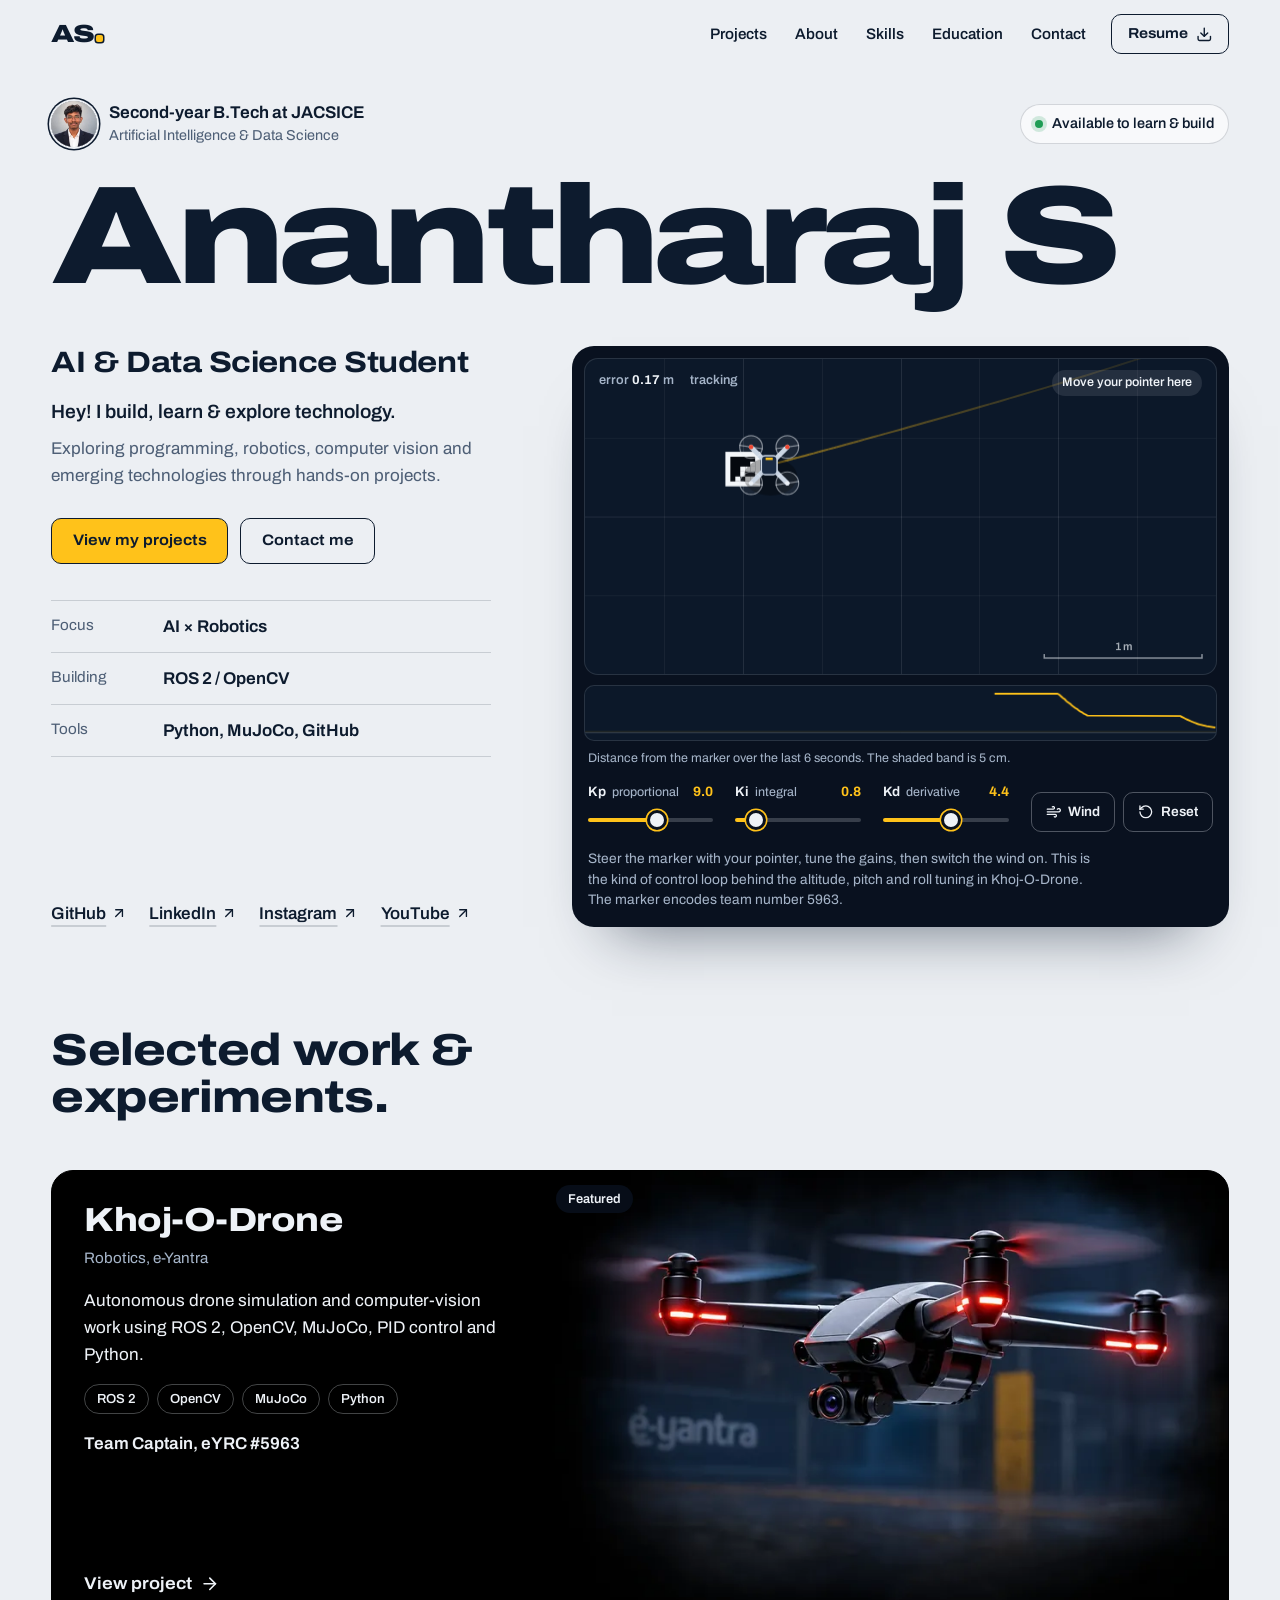
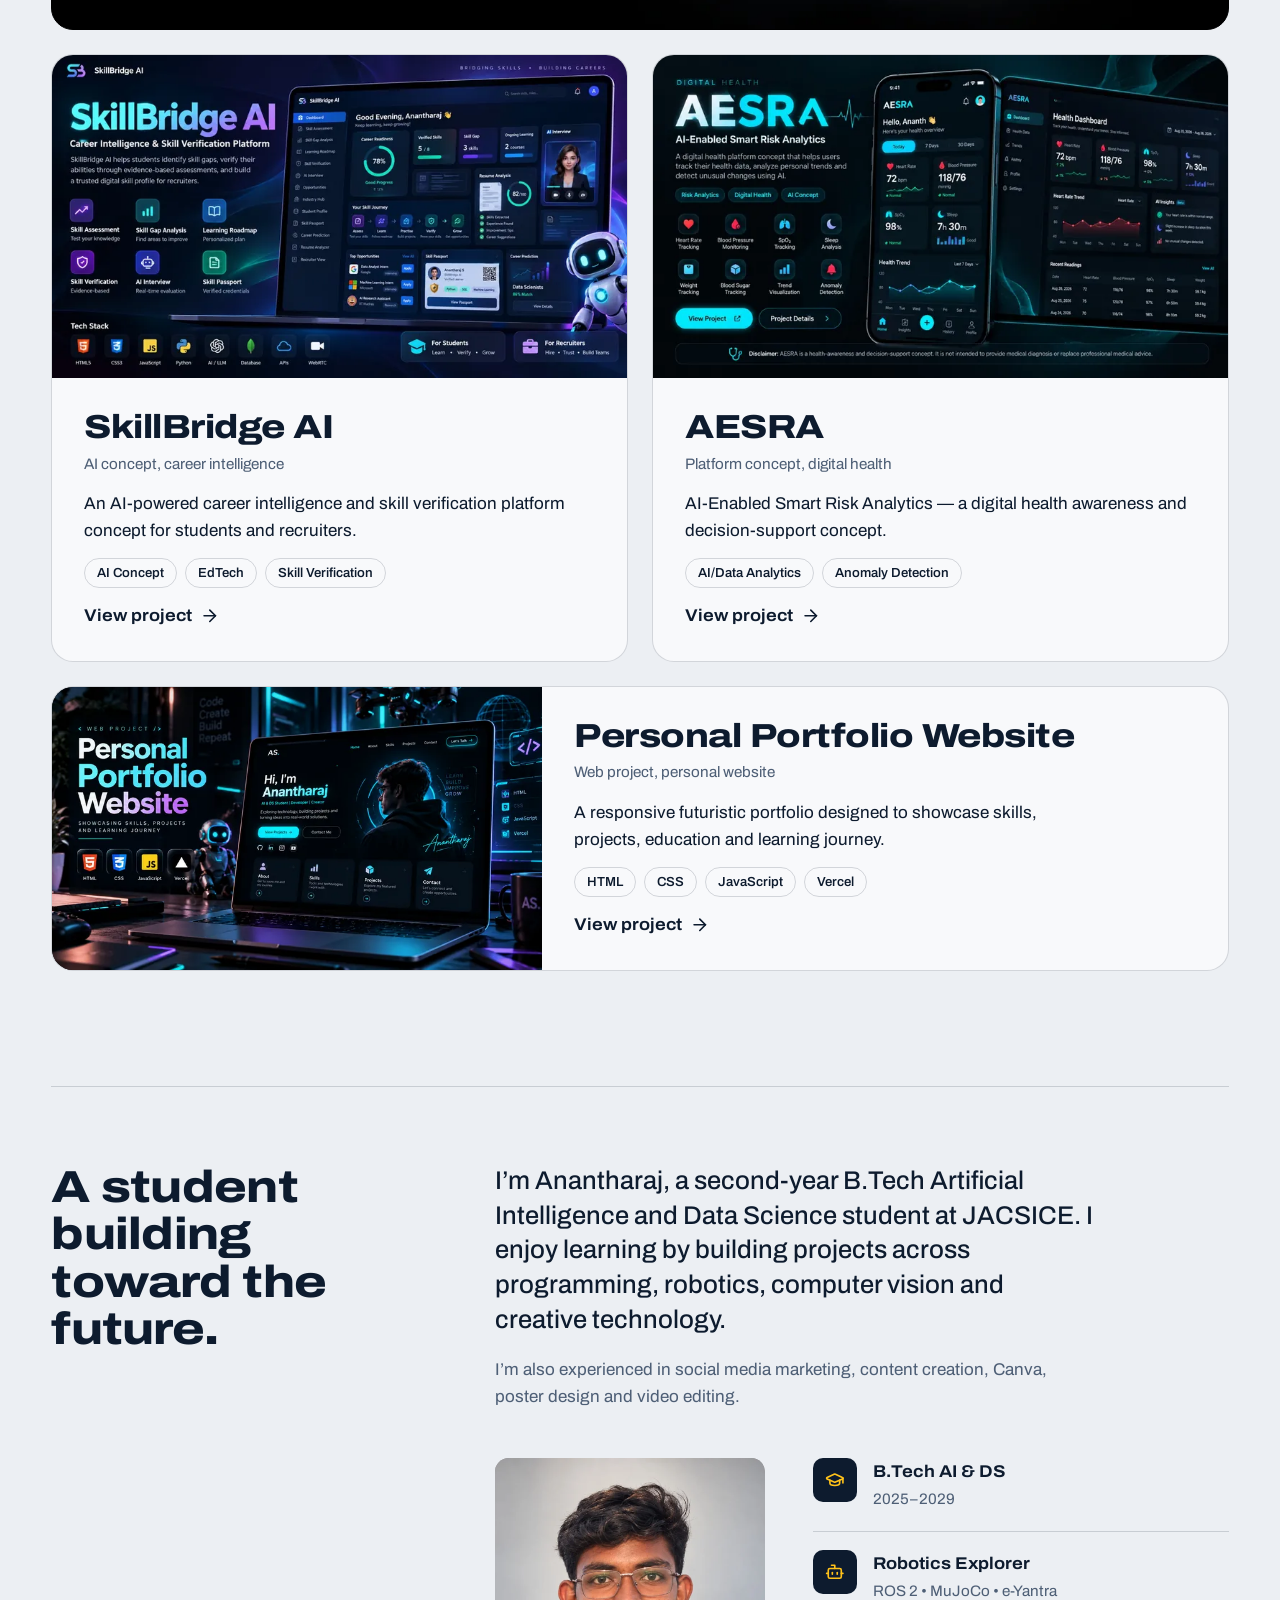
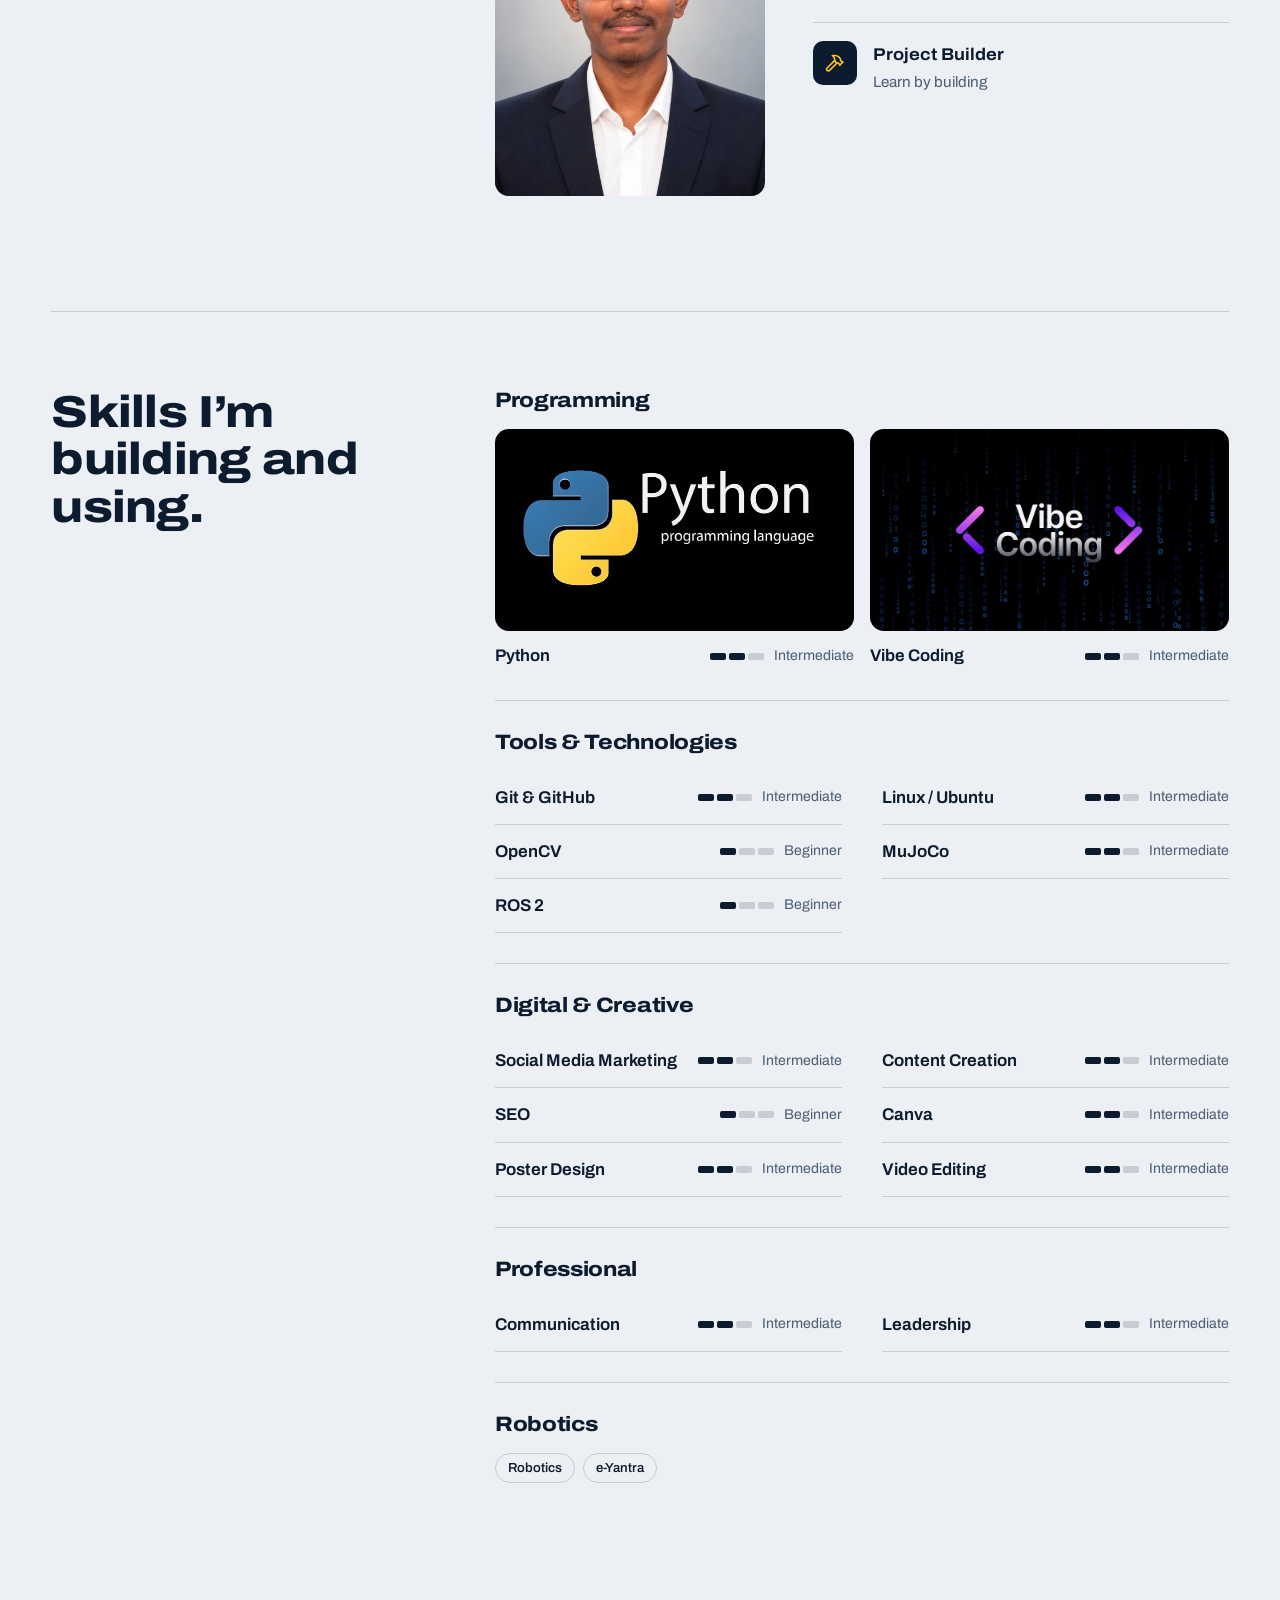
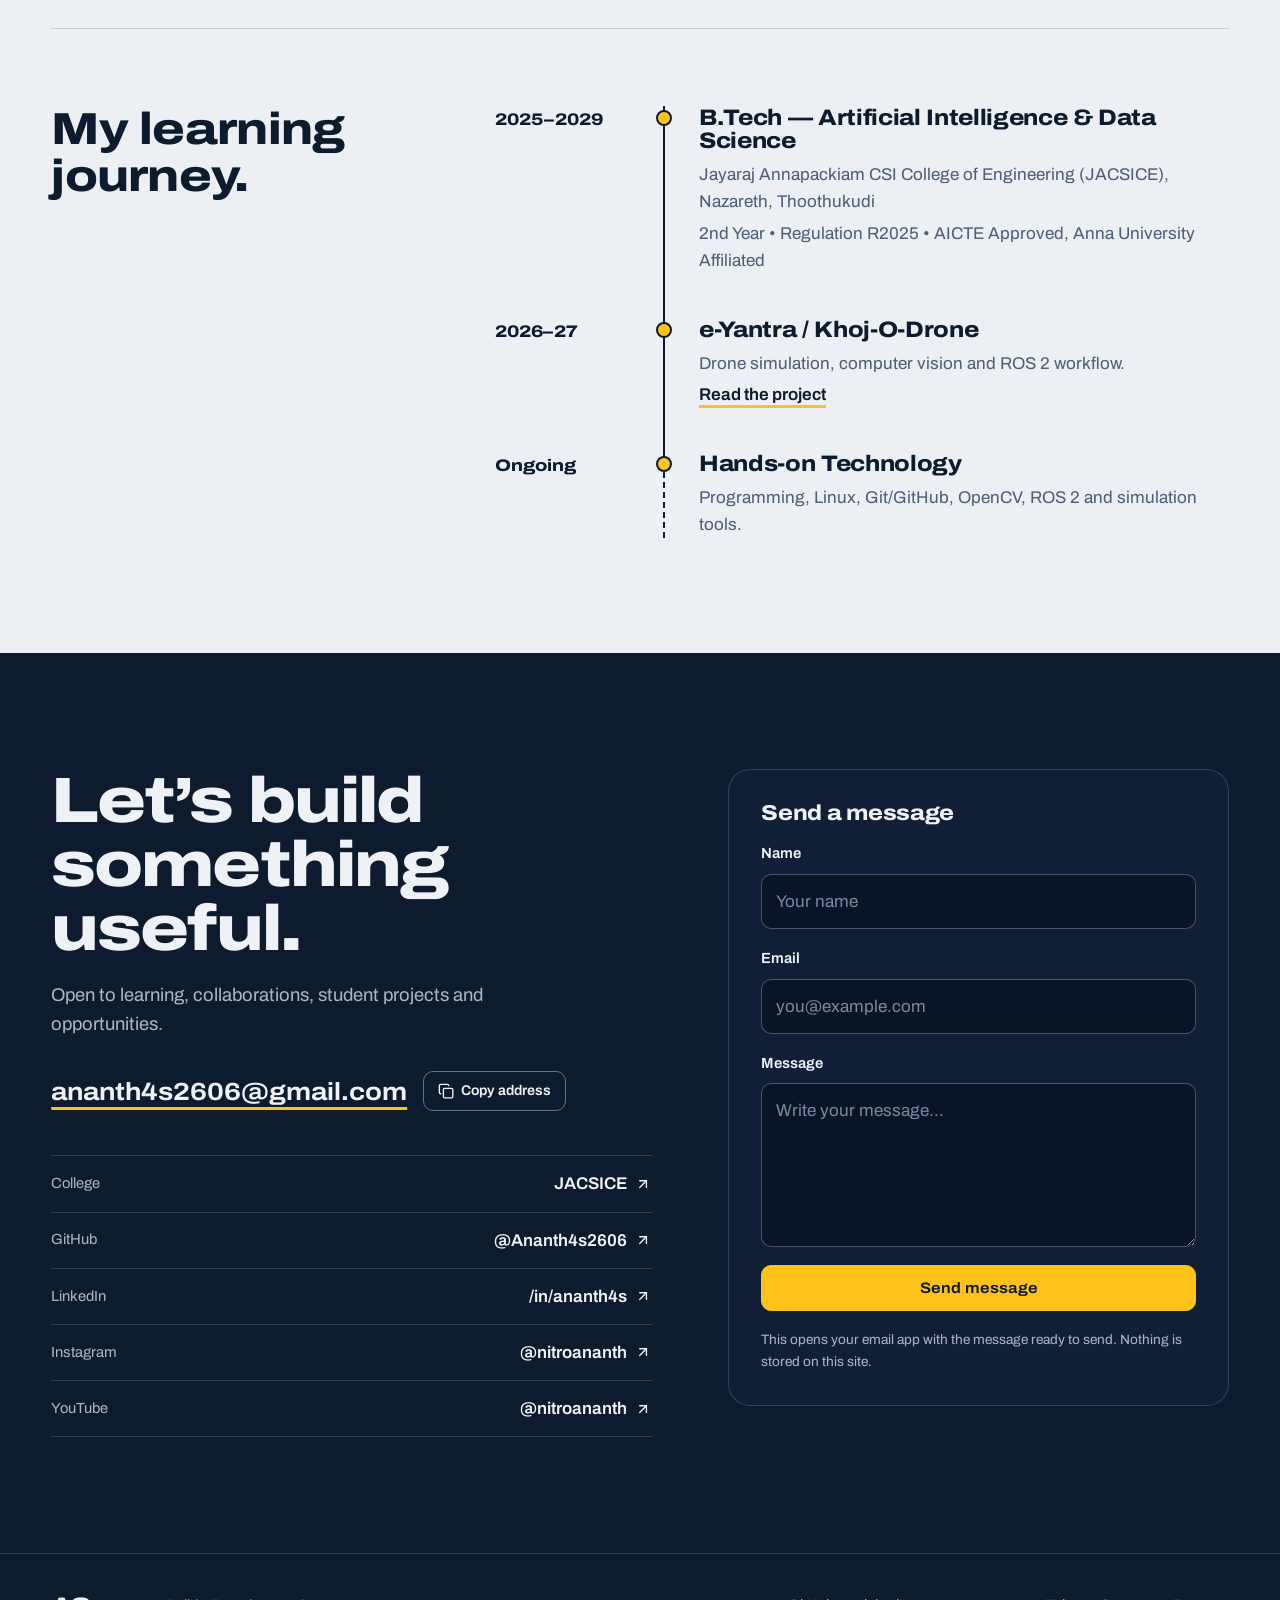
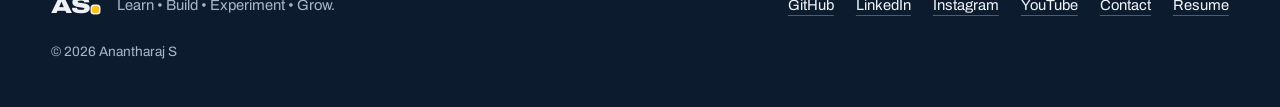
<file: index.html>
<!doctype html>
<html lang="en" class="no-js">
<head>
<meta charset="utf-8">
<meta name="viewport" content="width=device-width,initial-scale=1">
<title>Anantharaj S | Portfolio</title>
<meta name="description" content="Anantharaj S — B.Tech AI &amp; Data Science student exploring Python, robotics, computer vision, ROS 2, MuJoCo and digital creativity.">
<meta name="theme-color" content="#eceff3">
<meta name="color-scheme" content="light">
<meta property="og:type" content="website">
<meta property="og:title" content="Anantharaj S | Portfolio">
<meta property="og:description" content="Anantharaj S — B.Tech AI &amp; Data Science student exploring Python, robotics, computer vision, ROS 2, MuJoCo and digital creativity.">
<meta property="og:image" content="https://personal-portfolio-omega-mauve-41.vercel.app/og-image.png">
<meta name="twitter:card" content="summary_large_image">
<link rel="icon" href="favicon.png" type="image/png">
<link rel="apple-touch-icon" href="apple-touch-icon.png">
<link rel="stylesheet" href="assets/fonts/archivo.css">
<link rel="stylesheet" href="style.css">
<script>document.documentElement.className='js'</script>
<script type="application/ld+json">{"@context": "https://schema.org", "@type": "Person", "name": "Anantharaj S", "jobTitle": "B.Tech Artificial Intelligence & Data Science student", "email": "mailto:ananth4s2606@gmail.com", "image": "https://personal-portfolio-omega-mauve-41.vercel.app/profile.webp", "affiliation": {"@type": "CollegeOrUniversity", "name": "Jayaraj Annapackiam CSI College of Engineering (JACSICE)", "url": "https://www.jacsicoe.in/"}, "knowsAbout": ["Python", "Robotics", "Computer vision", "ROS 2", "MuJoCo", "OpenCV", "Machine learning"], "sameAs": ["https://github.com/Ananth4s2606", "https://www.linkedin.com/in/ananth4s", "https://www.instagram.com/nitroananth", "https://youtube.com/@nitroananth"]}</script>
</head>
<body>
<svg xmlns="http://www.w3.org/2000/svg" width="0" height="0" style="position:absolute" aria-hidden="true" focusable="false"><symbol id="i-menu" viewBox="0 0 24 24"><path d="M4 5h16" /> <path d="M4 12h16" /> <path d="M4 19h16" /></symbol><symbol id="i-x" viewBox="0 0 24 24"><path d="M18 6 6 18" /> <path d="m6 6 12 12" /></symbol><symbol id="i-arrow-up-right" viewBox="0 0 24 24"><path d="M7 7h10v10" /> <path d="M7 17 17 7" /></symbol><symbol id="i-arrow-right" viewBox="0 0 24 24"><path d="M5 12h14" /> <path d="m12 5 7 7-7 7" /></symbol><symbol id="i-arrow-left" viewBox="0 0 24 24"><path d="m12 19-7-7 7-7" /> <path d="M19 12H5" /></symbol><symbol id="i-arrow-up" viewBox="0 0 24 24"><path d="m5 12 7-7 7 7" /> <path d="M12 19V5" /></symbol><symbol id="i-download" viewBox="0 0 24 24"><path d="M12 15V3" /> <path d="M21 15v4a2 2 0 0 1-2 2H5a2 2 0 0 1-2-2v-4" /> <path d="m7 10 5 5 5-5" /></symbol><symbol id="i-mail" viewBox="0 0 24 24"><path d="m22 7-8.991 5.727a2 2 0 0 1-2.009 0L2 7" /> <rect x="2" y="4" width="20" height="16" rx="2" /></symbol><symbol id="i-copy" viewBox="0 0 24 24"><rect width="14" height="14" x="8" y="8" rx="2" ry="2" /> <path d="M4 16c-1.1 0-2-.9-2-2V4c0-1.1.9-2 2-2h10c1.1 0 2 .9 2 2" /></symbol><symbol id="i-graduation-cap" viewBox="0 0 24 24"><path d="M21.42 10.922a1 1 0 0 0-.019-1.838L12.83 5.18a2 2 0 0 0-1.66 0L2.6 9.08a1 1 0 0 0 0 1.832l8.57 3.908a2 2 0 0 0 1.66 0z" /> <path d="M22 10v6" /> <path d="M6 12.5V16a6 3 0 0 0 12 0v-3.5" /></symbol><symbol id="i-bot" viewBox="0 0 24 24"><path d="M12 8V4H8" /> <rect width="16" height="12" x="4" y="8" rx="2" /> <path d="M2 14h2" /> <path d="M20 14h2" /> <path d="M15 13v2" /> <path d="M9 13v2" /></symbol><symbol id="i-hammer" viewBox="0 0 24 24"><path d="m15 12-9.373 9.373a1 1 0 0 1-3.001-3L12 9" /> <path d="m18 15 4-4" /> <path d="m21.5 11.5-1.914-1.914A2 2 0 0 1 19 8.172v-.344a2 2 0 0 0-.586-1.414l-1.657-1.657A6 6 0 0 0 12.516 3H9l1.243 1.243A6 6 0 0 1 12 8.485V10l2 2h1.172a2 2 0 0 1 1.414.586L18.5 14.5" /></symbol><symbol id="i-info" viewBox="0 0 24 24"><circle cx="12" cy="12" r="10" /> <path d="M12 16v-4" /> <path d="M12 8h.01" /></symbol><symbol id="i-wind" viewBox="0 0 24 24"><path d="M12.8 19.6A2 2 0 1 0 14 16H2" /> <path d="M17.5 8a2.5 2.5 0 1 1 2 4H2" /> <path d="M9.8 4.4A2 2 0 1 1 11 8H2" /></symbol><symbol id="i-rotate-ccw" viewBox="0 0 24 24"><path d="M3 12a9 9 0 1 0 9-9 9.75 9.75 0 0 0-6.74 2.74L3 8" /> <path d="M3 3v5h5" /></symbol></svg>
<a class="skip" href="#main">Skip to content</a>
<header class="site-header">
  <div class="wrap bar">
    <a class="brand" href="index.html" aria-label="Anantharaj S, home">AS<span class="brand-dot"></span></a>
    <button class="menu-btn" type="button" aria-expanded="false" aria-controls="site-menu"><span class="menu-label">Menu</span><svg class="icon i-open" aria-hidden="true" focusable="false"><use href="#i-menu"/></svg><svg class="icon i-close" aria-hidden="true" focusable="false"><use href="#i-x"/></svg></button>
    <nav class="menu" id="site-menu" aria-label="Primary">
      <ul><li><a href="#projects">Projects</a></li><li><a href="#about">About</a></li><li><a href="#skills">Skills</a></li><li><a href="#education">Education</a></li><li><a href="#contact">Contact</a></li></ul>
      <a class="btn btn-line btn-sm" href="Anantharaj_S_Resume.pdf" download>Resume <svg class="icon" aria-hidden="true" focusable="false"><use href="#i-download"/></svg></a>
    </nav>
  </div>
</header>
<main id="main">

<section class="hero" id="top" aria-labelledby="hero-title">
  <div class="wrap">
    <div class="hero-meta">
      <div class="who"><img src="profile-160.webp" width="46" height="46" alt="" decoding="async"><p><strong>Second-year B.Tech at JACSICE</strong><span>Artificial Intelligence &amp; Data Science</span></p></div>
      <p class="status">Available to learn &amp; build</p>
    </div>
    <div class="fit"><h1 class="name" id="hero-title">Anantharaj S</h1></div>

    <div class="hero-grid">
      <div class="hero-copy">
        <h2 class="role">AI &amp; Data Science Student</h2>
        <p class="hero-line">Hey! I build, learn &amp; explore technology.</p>
        <p class="lead">Exploring programming, robotics, computer vision and emerging technologies through hands-on projects.</p>
        <div class="cta">
          <a class="btn btn-signal" href="#projects">View my projects</a>
          <a class="btn btn-line" href="#contact">Contact me</a>
        </div>
        <dl class="spec-list">
          <div><dt>Focus</dt><dd>AI × Robotics</dd></div>
          <div><dt>Building</dt><dd>ROS 2 / OpenCV</dd></div>
          <div><dt>Tools</dt><dd>Python, MuJoCo, GitHub</dd></div>
        </dl>
        <ul class="socials" aria-label="Social profiles"><li><a href="https://github.com/Ananth4s2606" target="_blank" rel="noopener noreferrer">GitHub<svg class="icon" aria-hidden="true" focusable="false"><use href="#i-arrow-up-right"/></svg></a></li><li><a href="https://www.linkedin.com/in/ananth4s" target="_blank" rel="noopener noreferrer">LinkedIn<svg class="icon" aria-hidden="true" focusable="false"><use href="#i-arrow-up-right"/></svg></a></li><li><a href="https://www.instagram.com/nitroananth" target="_blank" rel="noopener noreferrer">Instagram<svg class="icon" aria-hidden="true" focusable="false"><use href="#i-arrow-up-right"/></svg></a></li><li><a href="https://youtube.com/@nitroananth" target="_blank" rel="noopener noreferrer">YouTube<svg class="icon" aria-hidden="true" focusable="false"><use href="#i-arrow-up-right"/></svg></a></li></ul>
      </div>

      <figure class="bench" id="bench">
        <div class="bench-stage">
          <canvas id="arena" class="arena" tabindex="0" role="img" aria-label="Interactive PID controller demo. A drone chases a marker across a top-down arena. Move your pointer over the arena, or press the arrow keys, to move the marker."></canvas>
          <div class="bench-readout" aria-hidden="true"><span>error <b id="r-err">0.00</b> m</span><span id="r-state" data-state="tracking">tracking</span></div>
          <span class="bench-hint" aria-hidden="true">Move your pointer here</span>
        </div>
        <canvas id="scope" class="scope" aria-hidden="true"></canvas>
        <p class="scope-label">Distance from the marker over the last 6 seconds. The shaded band is 5 cm.</p>
        <div class="bench-controls">
          <div class="gain"><div class="gain-top"><span><label for="gain-kp">Kp</label><small>proportional</small></span><output id="out-kp" for="gain-kp">9.0</output></div><input id="gain-kp" type="range" min="0" max="16" step="0.1" value="9"></div>
          <div class="gain"><div class="gain-top"><span><label for="gain-ki">Ki</label><small>integral</small></span><output id="out-ki" for="gain-ki">0.8</output></div><input id="gain-ki" type="range" min="0" max="8" step="0.1" value="0.8"></div>
          <div class="gain"><div class="gain-top"><span><label for="gain-kd">Kd</label><small>derivative</small></span><output id="out-kd" for="gain-kd">4.4</output></div><input id="gain-kd" type="range" min="0" max="8" step="0.1" value="4.4"></div>
          <div class="bench-actions">
            <button class="bench-btn" type="button" data-bench="wind" aria-pressed="false"><svg class="icon" aria-hidden="true" focusable="false"><use href="#i-wind"/></svg>Wind</button>
            <button class="bench-btn" type="button" data-bench="reset"><svg class="icon" aria-hidden="true" focusable="false"><use href="#i-rotate-ccw"/></svg>Reset</button>
          </div>
        </div>
        <figcaption class="bench-cap">Steer the marker with your pointer, tune the gains, then switch the wind on. This is the kind of control loop behind the altitude, pitch and roll tuning in Khoj-O-Drone. The marker encodes team number 5963.</figcaption>
      </figure>
    </div>
  </div>
</section>

<section class="band band-flush" id="projects" aria-labelledby="projects-title">
  <div class="wrap">
    <div class="band-head"><h2 id="projects-title">Selected work &amp; experiments.</h2></div>
    <div class="projects">

      <article class="p-card p-feature">
        <div class="p-body">
          <h3 class="p-title"><a href="projects/eyantra.html">Khoj-O-Drone</a></h3>
          <p class="p-cat">Robotics, e-Yantra</p>
          <p class="p-desc">Autonomous drone simulation and computer-vision work using ROS 2, OpenCV, MuJoCo, PID control and Python.</p>
          <ul class="chips"><li class="chip">ROS 2</li><li class="chip">OpenCV</li><li class="chip">MuJoCo</li><li class="chip">Python</li></ul>
          <p class="p-fact">Team Captain, eYRC #5963</p>
          <span class="p-go">View project <svg class="icon" aria-hidden="true" focusable="false"><use href="#i-arrow-right"/></svg></span>
        </div>
        <div class="p-media"><img src="assets/khoj-o-drone.webp" srcset="assets/khoj-o-drone-800.webp 800w, assets/khoj-o-drone.webp 1400w" sizes="(min-width: 1060px) 58vw, 100vw" width="1400" height="933" alt="A quadcopter with glowing red LEDs hovering in front of an e-Yantra arena" loading="lazy" decoding="async"><span class="p-flag">Featured</span></div>
      </article>

      <div class="p-pair">
        <article class="p-card">
          <div class="p-media"><img src="assets/skillbridge-ai.webp" srcset="assets/skillbridge-ai-800.webp 800w, assets/skillbridge-ai.webp 1400w" sizes="(min-width: 900px) 640px, 100vw" width="1400" height="787" alt="SkillBridge AI project poster showing the dashboard, skill passport and recruiter view" loading="lazy" decoding="async"></div>
          <div class="p-body">
            <h3 class="p-title"><a href="projects/skillbridge-ai.html">SkillBridge AI</a></h3>
            <p class="p-cat">AI concept, career intelligence</p>
            <p class="p-desc">An AI-powered career intelligence and skill verification platform concept for students and recruiters.</p>
            <ul class="chips"><li class="chip">AI Concept</li><li class="chip">EdTech</li><li class="chip">Skill Verification</li></ul>
            <span class="p-go">View project <svg class="icon" aria-hidden="true" focusable="false"><use href="#i-arrow-right"/></svg></span>
          </div>
        </article>
        <article class="p-card">
          <div class="p-media"><img src="assets/aesra.webp" srcset="assets/aesra-800.webp 800w, assets/aesra.webp 1400w" sizes="(min-width: 900px) 640px, 100vw" width="1400" height="787" alt="AESRA project poster showing a health dashboard on a phone and tablet" loading="lazy" decoding="async"></div>
          <div class="p-body">
            <h3 class="p-title"><a href="projects/aesra.html">AESRA</a></h3>
            <p class="p-cat">Platform concept, digital health</p>
            <p class="p-desc">AI-Enabled Smart Risk Analytics — a digital health awareness and decision-support concept.</p>
            <ul class="chips"><li class="chip">AI/Data Analytics</li><li class="chip">Anomaly Detection</li></ul>
            <span class="p-go">View project <svg class="icon" aria-hidden="true" focusable="false"><use href="#i-arrow-right"/></svg></span>
          </div>
        </article>
      </div>

      <article class="p-card p-row">
        <div class="p-media"><img src="assets/personal-portfolio.webp" srcset="assets/personal-portfolio-800.webp 800w, assets/personal-portfolio.webp 1400w" sizes="(min-width: 1060px) 58vw, 100vw" width="1400" height="787" alt="Personal portfolio website project poster showing a laptop with the site on screen" loading="lazy" decoding="async"></div>
        <div class="p-body">
          <h3 class="p-title"><a href="projects/personal-portfolio.html">Personal Portfolio Website</a></h3>
          <p class="p-cat">Web project, personal website</p>
          <p class="p-desc">A responsive futuristic portfolio designed to showcase skills, projects, education and learning journey.</p>
          <ul class="chips"><li class="chip">HTML</li><li class="chip">CSS</li><li class="chip">JavaScript</li><li class="chip">Vercel</li></ul>
          <span class="p-go">View project <svg class="icon" aria-hidden="true" focusable="false"><use href="#i-arrow-right"/></svg></span>
        </div>
      </article>

    </div>
  </div>
</section>

<section class="band band-flush" id="about" aria-labelledby="about-title">
  <div class="wrap">
    <div class="split split-ruled">
      <div class="split-head"><h2 id="about-title">A student building toward the future.</h2></div>
      <div>
        <p class="about-lead">I’m Anantharaj, a second-year B.Tech Artificial Intelligence and Data Science student at JACSICE. I enjoy learning by building projects across programming, robotics, computer vision and creative technology.</p>
        <p class="about-more">I’m also experienced in social media marketing, content creation, Canva, poster design and video editing.</p>
        <div class="about-grid">
          <figure class="portrait"><img src="profile-600.webp" srcset="profile-600.webp 600w, profile.webp 900w" sizes="270px" width="600" height="600" alt="Portrait of Anantharaj S in a navy blazer" loading="lazy" decoding="async"></figure>
          <ul class="facts">
            <li><span class="fact-icon"><svg class="icon" aria-hidden="true" focusable="false"><use href="#i-graduation-cap"/></svg></span><p><strong>B.Tech AI &amp; DS</strong><span>2025–2029</span></p></li>
            <li><span class="fact-icon"><svg class="icon" aria-hidden="true" focusable="false"><use href="#i-bot"/></svg></span><p><strong>Robotics Explorer</strong><span>ROS 2 • MuJoCo • e-Yantra</span></p></li>
            <li><span class="fact-icon"><svg class="icon" aria-hidden="true" focusable="false"><use href="#i-hammer"/></svg></span><p><strong>Project Builder</strong><span>Learn by building</span></p></li>
          </ul>
        </div>
      </div>
    </div>
  </div>
</section>

<section class="band band-flush" id="skills" aria-labelledby="skills-title">
  <div class="wrap">
    <div class="split split-ruled">
      <div class="split-head"><h2 id="skills-title">Skills I’m building and using.</h2></div>
      <div>
        <div class="skill-group">
          <h3>Programming</h3>
          <div class="skill-tiles">
            <figure class="tile"><div class="tile-img"><img src="assets/python.webp" width="724" height="402" alt="The Python logo on a black background" loading="lazy" decoding="async"></div><figcaption><span class="skill-name">Python</span><span class="level"><span class="meter" aria-hidden="true"><i class="on"></i><i class="on"></i><i></i></span>Intermediate</span></figcaption></figure>
            <figure class="tile"><div class="tile-img"><img src="assets/vibe-coding.webp" width="900" height="505" alt="Vibe Coding written between purple angle brackets over falling binary digits" loading="lazy" decoding="async"></div><figcaption><span class="skill-name">Vibe Coding</span><span class="level"><span class="meter" aria-hidden="true"><i class="on"></i><i class="on"></i><i></i></span>Intermediate</span></figcaption></figure>
          </div>
        </div>
        <div class="skill-group">
          <h3>Tools &amp; Technologies</h3>
          <ul class="skill-list"><li class="skill"><span class="skill-name">Git &amp; GitHub</span><span class="level"><span class="meter" aria-hidden="true"><i class="on"></i><i class="on"></i><i></i></span>Intermediate</span></li><li class="skill"><span class="skill-name">Linux / Ubuntu</span><span class="level"><span class="meter" aria-hidden="true"><i class="on"></i><i class="on"></i><i></i></span>Intermediate</span></li><li class="skill"><span class="skill-name">OpenCV</span><span class="level"><span class="meter" aria-hidden="true"><i class="on"></i><i></i><i></i></span>Beginner</span></li><li class="skill"><span class="skill-name">MuJoCo</span><span class="level"><span class="meter" aria-hidden="true"><i class="on"></i><i class="on"></i><i></i></span>Intermediate</span></li><li class="skill"><span class="skill-name">ROS 2</span><span class="level"><span class="meter" aria-hidden="true"><i class="on"></i><i></i><i></i></span>Beginner</span></li></ul>
        </div>
        <div class="skill-group">
          <h3>Digital &amp; Creative</h3>
          <ul class="skill-list"><li class="skill"><span class="skill-name">Social Media Marketing</span><span class="level"><span class="meter" aria-hidden="true"><i class="on"></i><i class="on"></i><i></i></span>Intermediate</span></li><li class="skill"><span class="skill-name">Content Creation</span><span class="level"><span class="meter" aria-hidden="true"><i class="on"></i><i class="on"></i><i></i></span>Intermediate</span></li><li class="skill"><span class="skill-name">SEO</span><span class="level"><span class="meter" aria-hidden="true"><i class="on"></i><i></i><i></i></span>Beginner</span></li><li class="skill"><span class="skill-name">Canva</span><span class="level"><span class="meter" aria-hidden="true"><i class="on"></i><i class="on"></i><i></i></span>Intermediate</span></li><li class="skill"><span class="skill-name">Poster Design</span><span class="level"><span class="meter" aria-hidden="true"><i class="on"></i><i class="on"></i><i></i></span>Intermediate</span></li><li class="skill"><span class="skill-name">Video Editing</span><span class="level"><span class="meter" aria-hidden="true"><i class="on"></i><i class="on"></i><i></i></span>Intermediate</span></li></ul>
        </div>
        <div class="skill-group">
          <h3>Professional</h3>
          <ul class="skill-list"><li class="skill"><span class="skill-name">Communication</span><span class="level"><span class="meter" aria-hidden="true"><i class="on"></i><i class="on"></i><i></i></span>Intermediate</span></li><li class="skill"><span class="skill-name">Leadership</span><span class="level"><span class="meter" aria-hidden="true"><i class="on"></i><i class="on"></i><i></i></span>Intermediate</span></li></ul>
        </div>
        <div class="skill-group">
          <h3>Robotics</h3>
          <ul class="chips"><li class="chip">Robotics</li><li class="chip">e-Yantra</li></ul>
        </div>
      </div>
    </div>
  </div>
</section>

<section class="band band-flush" id="education" aria-labelledby="edu-title">
  <div class="wrap">
    <div class="split split-ruled">
      <div class="split-head"><h2 id="edu-title">My learning journey.</h2></div>
      <ol class="timeline">
        <li class="tl-item"><p class="tl-year">2025–2029</p><div class="tl-body"><h3>B.Tech — Artificial Intelligence &amp; Data Science</h3><p>Jayaraj Annapackiam CSI College of Engineering (JACSICE), Nazareth, Thoothukudi</p><p>2nd Year • Regulation R2025 • AICTE Approved, Anna University Affiliated</p></div></li>
        <li class="tl-item"><p class="tl-year">2026–27</p><div class="tl-body"><h3>e-Yantra / Khoj-O-Drone</h3><p>Drone simulation, computer vision and ROS 2 workflow.</p><p><a href="projects/eyantra.html">Read the project</a></p></div></li>
        <li class="tl-item"><p class="tl-year">Ongoing</p><div class="tl-body"><h3>Hands-on Technology</h3><p>Programming, Linux, Git/GitHub, OpenCV, ROS 2 and simulation tools.</p></div></li>
      </ol>
    </div>
  </div>
</section>

<section class="band band-dark contact" id="contact" aria-labelledby="contact-title">
  <div class="wrap contact-grid">
    <div>
      <h2 id="contact-title">Let’s build something useful.</h2>
      <p class="contact-lead">Open to learning, collaborations, student projects and opportunities.</p>
      <div class="email-line">
        <a class="email-link" href="mailto:ananth4s2606@gmail.com">ananth4s2606@gmail.com</a>
        <button class="copy-btn" type="button" data-copy-email="ananth4s2606@gmail.com"><svg class="icon" aria-hidden="true" focusable="false"><use href="#i-copy"/></svg><span data-label>Copy address</span></button>
      </div>
      <ul class="links">
        <li><a href="https://www.jacsicoe.in/" target="_blank" rel="noopener noreferrer"><span class="k">College</span><span class="v">JACSICE <svg class="icon" aria-hidden="true" focusable="false"><use href="#i-arrow-up-right"/></svg></span></a></li>
        <li><a href="https://github.com/Ananth4s2606" target="_blank" rel="noopener noreferrer"><span class="k">GitHub</span><span class="v">@Ananth4s2606 <svg class="icon" aria-hidden="true" focusable="false"><use href="#i-arrow-up-right"/></svg></span></a></li><li><a href="https://www.linkedin.com/in/ananth4s" target="_blank" rel="noopener noreferrer"><span class="k">LinkedIn</span><span class="v">/in/ananth4s <svg class="icon" aria-hidden="true" focusable="false"><use href="#i-arrow-up-right"/></svg></span></a></li><li><a href="https://www.instagram.com/nitroananth" target="_blank" rel="noopener noreferrer"><span class="k">Instagram</span><span class="v">@nitroananth <svg class="icon" aria-hidden="true" focusable="false"><use href="#i-arrow-up-right"/></svg></span></a></li><li><a href="https://youtube.com/@nitroananth" target="_blank" rel="noopener noreferrer"><span class="k">YouTube</span><span class="v">@nitroananth <svg class="icon" aria-hidden="true" focusable="false"><use href="#i-arrow-up-right"/></svg></span></a></li>
      </ul>
    </div>
    <form class="form" id="contact-form" data-to="ananth4s2606@gmail.com" novalidate>
      <h3>Send a message</h3>
      <div class="field"><label for="f-name">Name</label><input id="f-name" name="name" type="text" autocomplete="name" placeholder="Your name" required aria-describedby="f-name-error"><p class="field-error" id="f-name-error"></p></div>
      <div class="field"><label for="f-email">Email</label><input id="f-email" name="email" type="email" autocomplete="email" placeholder="you@example.com" required aria-describedby="f-email-error"><p class="field-error" id="f-email-error"></p></div>
      <div class="field"><label for="f-message">Message</label><textarea id="f-message" name="message" rows="5" placeholder="Write your message..." required aria-describedby="f-message-error"></textarea><p class="field-error" id="f-message-error"></p></div>
      <button class="btn btn-signal" type="submit">Send message</button>
      <div class="form-status" id="form-status" role="status" aria-live="polite"></div>
      <p class="form-note">This opens your email app with the message ready to send. Nothing is stored on this site.</p>
    </form>
  </div>
</section>

</main>
<footer class="band-dark site-footer">
  <div class="wrap footer-grid">
    <div class="footer-brand"><a class="brand" href="#top" aria-label="Anantharaj S, home">AS<span class="brand-dot"></span></a><p>Learn • Build • Experiment • Grow.</p></div>
    <ul class="footer-links"><li><a href="https://github.com/Ananth4s2606" target="_blank" rel="noopener noreferrer">GitHub</a></li><li><a href="https://www.linkedin.com/in/ananth4s" target="_blank" rel="noopener noreferrer">LinkedIn</a></li><li><a href="https://www.instagram.com/nitroananth" target="_blank" rel="noopener noreferrer">Instagram</a></li><li><a href="https://youtube.com/@nitroananth" target="_blank" rel="noopener noreferrer">YouTube</a></li><li><a href="#contact">Contact</a></li><li><a href="Anantharaj_S_Resume.pdf" download>Resume</a></li></ul>
    <p class="copyright">© 2026 Anantharaj S</p>
  </div>
</footer>
<button class="to-top" type="button" aria-label="Back to top"><svg class="icon" aria-hidden="true" focusable="false"><use href="#i-arrow-up"/></svg></button><script src="script.js"></script>
</body>
</html>
</file>
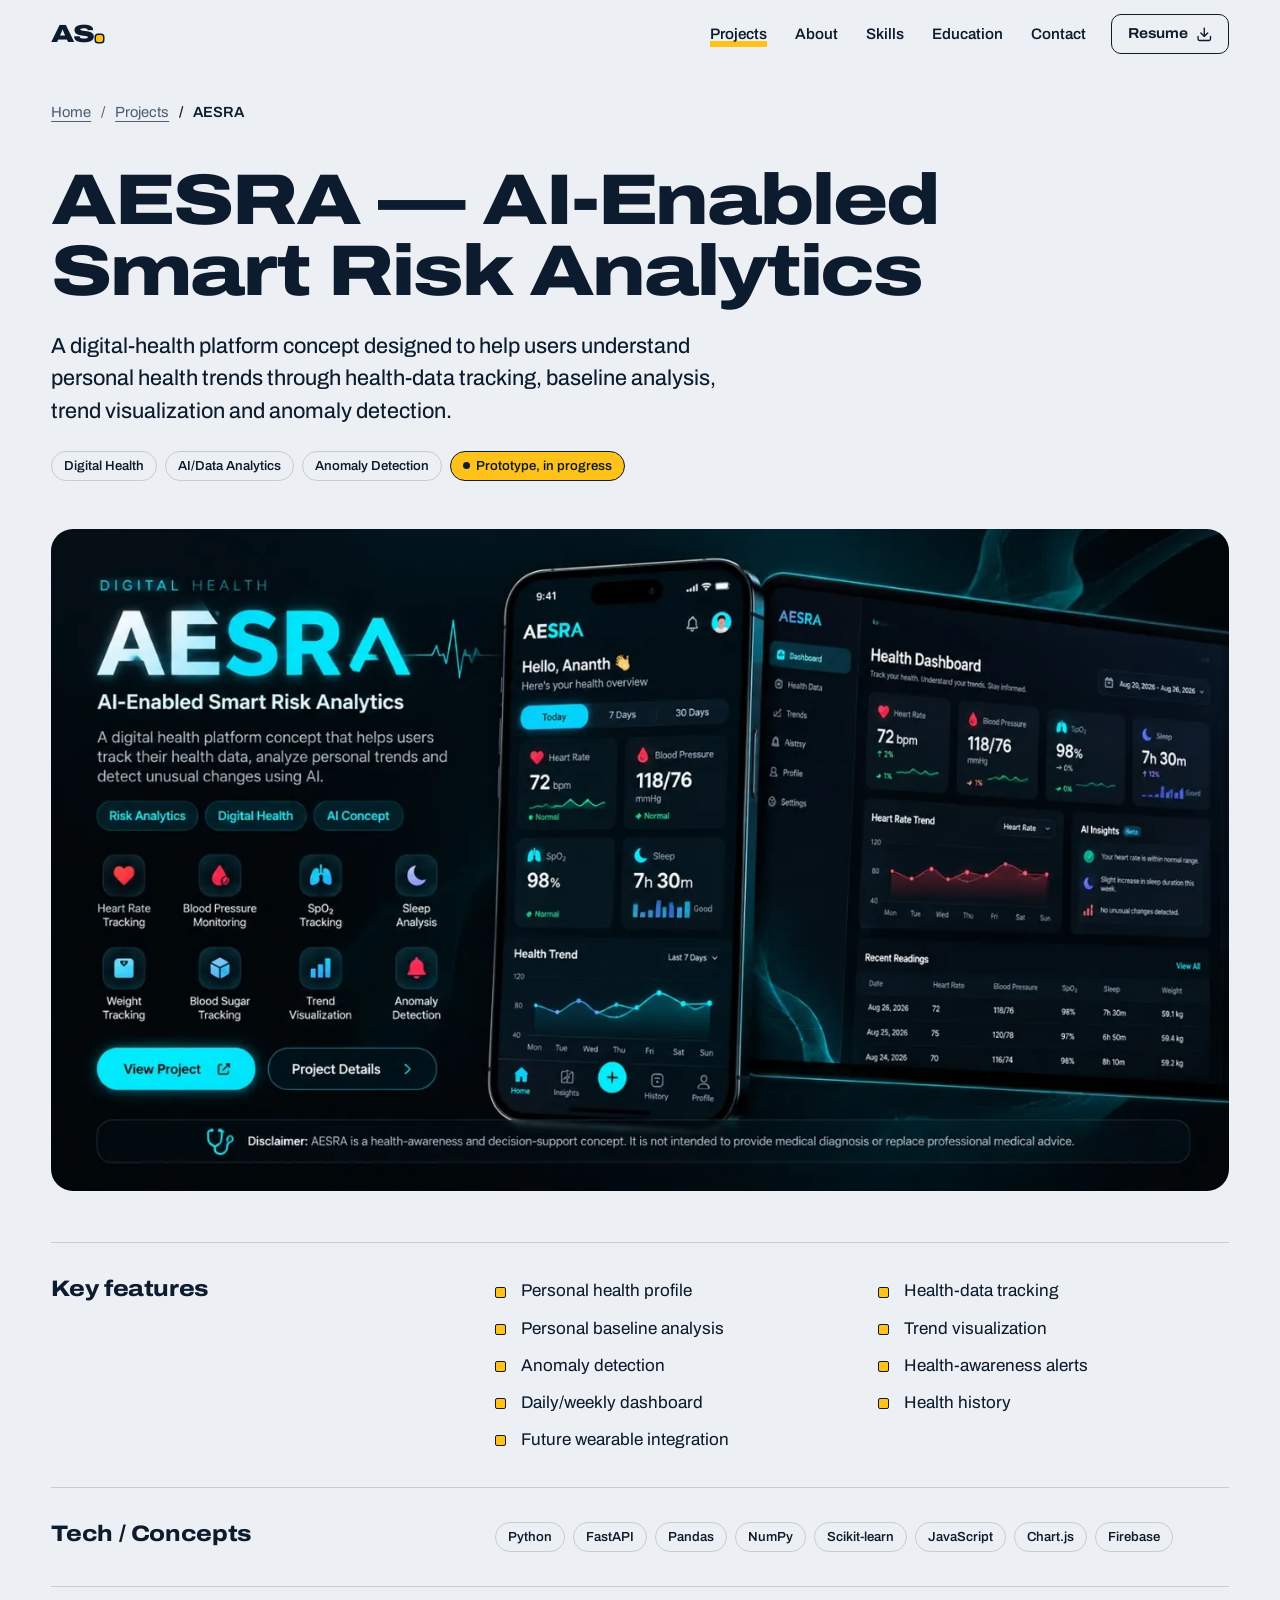
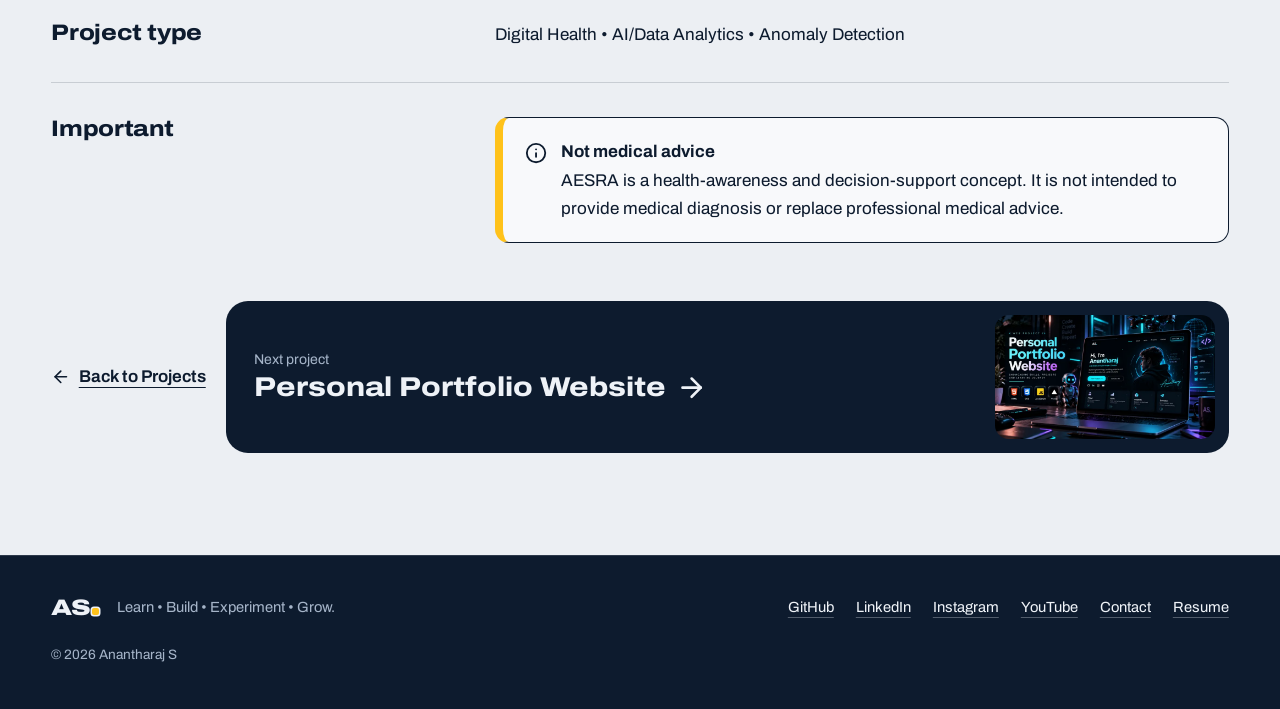
<file: projects/aesra.html>
<!doctype html>
<html lang="en" class="no-js">
<head>
<meta charset="utf-8">
<meta name="viewport" content="width=device-width,initial-scale=1">
<title>AESRA — AI-Enabled Smart Risk Analytics | Anantharaj S</title>
<meta name="description" content="AESRA, AI-Enabled Smart Risk Analytics: a digital-health concept for health-data tracking, baseline analysis, trend visualization and anomaly detection.">
<meta name="theme-color" content="#eceff3">
<meta name="color-scheme" content="light">
<meta property="og:type" content="website">
<meta property="og:title" content="AESRA — AI-Enabled Smart Risk Analytics | Anantharaj S">
<meta property="og:description" content="AESRA, AI-Enabled Smart Risk Analytics: a digital-health concept for health-data tracking, baseline analysis, trend visualization and anomaly detection.">
<meta property="og:image" content="https://personal-portfolio-omega-mauve-41.vercel.app/og-image.png">
<meta name="twitter:card" content="summary_large_image">
<link rel="icon" href="../favicon.png" type="image/png">
<link rel="apple-touch-icon" href="../apple-touch-icon.png">
<link rel="stylesheet" href="../assets/fonts/archivo.css">
<link rel="stylesheet" href="../style.css">
<script>document.documentElement.className='js'</script>
</head>
<body>
<svg xmlns="http://www.w3.org/2000/svg" width="0" height="0" style="position:absolute" aria-hidden="true" focusable="false"><symbol id="i-menu" viewBox="0 0 24 24"><path d="M4 5h16" /> <path d="M4 12h16" /> <path d="M4 19h16" /></symbol><symbol id="i-x" viewBox="0 0 24 24"><path d="M18 6 6 18" /> <path d="m6 6 12 12" /></symbol><symbol id="i-arrow-up-right" viewBox="0 0 24 24"><path d="M7 7h10v10" /> <path d="M7 17 17 7" /></symbol><symbol id="i-arrow-right" viewBox="0 0 24 24"><path d="M5 12h14" /> <path d="m12 5 7 7-7 7" /></symbol><symbol id="i-arrow-left" viewBox="0 0 24 24"><path d="m12 19-7-7 7-7" /> <path d="M19 12H5" /></symbol><symbol id="i-arrow-up" viewBox="0 0 24 24"><path d="m5 12 7-7 7 7" /> <path d="M12 19V5" /></symbol><symbol id="i-download" viewBox="0 0 24 24"><path d="M12 15V3" /> <path d="M21 15v4a2 2 0 0 1-2 2H5a2 2 0 0 1-2-2v-4" /> <path d="m7 10 5 5 5-5" /></symbol><symbol id="i-mail" viewBox="0 0 24 24"><path d="m22 7-8.991 5.727a2 2 0 0 1-2.009 0L2 7" /> <rect x="2" y="4" width="20" height="16" rx="2" /></symbol><symbol id="i-copy" viewBox="0 0 24 24"><rect width="14" height="14" x="8" y="8" rx="2" ry="2" /> <path d="M4 16c-1.1 0-2-.9-2-2V4c0-1.1.9-2 2-2h10c1.1 0 2 .9 2 2" /></symbol><symbol id="i-graduation-cap" viewBox="0 0 24 24"><path d="M21.42 10.922a1 1 0 0 0-.019-1.838L12.83 5.18a2 2 0 0 0-1.66 0L2.6 9.08a1 1 0 0 0 0 1.832l8.57 3.908a2 2 0 0 0 1.66 0z" /> <path d="M22 10v6" /> <path d="M6 12.5V16a6 3 0 0 0 12 0v-3.5" /></symbol><symbol id="i-bot" viewBox="0 0 24 24"><path d="M12 8V4H8" /> <rect width="16" height="12" x="4" y="8" rx="2" /> <path d="M2 14h2" /> <path d="M20 14h2" /> <path d="M15 13v2" /> <path d="M9 13v2" /></symbol><symbol id="i-hammer" viewBox="0 0 24 24"><path d="m15 12-9.373 9.373a1 1 0 0 1-3.001-3L12 9" /> <path d="m18 15 4-4" /> <path d="m21.5 11.5-1.914-1.914A2 2 0 0 1 19 8.172v-.344a2 2 0 0 0-.586-1.414l-1.657-1.657A6 6 0 0 0 12.516 3H9l1.243 1.243A6 6 0 0 1 12 8.485V10l2 2h1.172a2 2 0 0 1 1.414.586L18.5 14.5" /></symbol><symbol id="i-info" viewBox="0 0 24 24"><circle cx="12" cy="12" r="10" /> <path d="M12 16v-4" /> <path d="M12 8h.01" /></symbol><symbol id="i-wind" viewBox="0 0 24 24"><path d="M12.8 19.6A2 2 0 1 0 14 16H2" /> <path d="M17.5 8a2.5 2.5 0 1 1 2 4H2" /> <path d="M9.8 4.4A2 2 0 1 1 11 8H2" /></symbol><symbol id="i-rotate-ccw" viewBox="0 0 24 24"><path d="M3 12a9 9 0 1 0 9-9 9.75 9.75 0 0 0-6.74 2.74L3 8" /> <path d="M3 3v5h5" /></symbol></svg>
<a class="skip" href="#main">Skip to content</a>
<header class="site-header">
  <div class="wrap bar">
    <a class="brand" href="../index.html" aria-label="Anantharaj S, home">AS<span class="brand-dot"></span></a>
    <button class="menu-btn" type="button" aria-expanded="false" aria-controls="site-menu"><span class="menu-label">Menu</span><svg class="icon i-open" aria-hidden="true" focusable="false"><use href="#i-menu"/></svg><svg class="icon i-close" aria-hidden="true" focusable="false"><use href="#i-x"/></svg></button>
    <nav class="menu" id="site-menu" aria-label="Primary">
      <ul><li><a href="../index.html#projects" aria-current="true">Projects</a></li><li><a href="../index.html#about">About</a></li><li><a href="../index.html#skills">Skills</a></li><li><a href="../index.html#education">Education</a></li><li><a href="../index.html#contact">Contact</a></li></ul>
      <a class="btn btn-line btn-sm" href="../Anantharaj_S_Resume.pdf" download>Resume <svg class="icon" aria-hidden="true" focusable="false"><use href="#i-download"/></svg></a>
    </nav>
  </div>
</header>
<main id="main" class="detail">
  <div class="wrap">
    <nav class="crumbs" aria-label="Breadcrumb"><ol><li><a href="../index.html">Home</a></li><li><a href="../index.html#projects">Projects</a></li><li aria-current="page">AESRA</li></ol></nav>
    <header class="d-head">
      <h1>AESRA — AI-Enabled Smart Risk Analytics</h1>
      <p class="lead">A digital-health platform concept designed to help users understand personal health trends through health-data tracking, baseline analysis, trend visualization and anomaly detection.</p>
      <ul class="chips"><li class="chip">Digital Health</li><li class="chip">AI/Data Analytics</li><li class="chip">Anomaly Detection</li><li class="chip chip-status">Prototype, in progress</li></ul>
    </header>
    <figure class="d-hero"><img src="../assets/aesra.webp" srcset="../assets/aesra-800.webp 800w, ../assets/aesra.webp 1400w" sizes="(min-width: 1320px) 1208px, 100vw" width="1400" height="787" alt="AESRA project poster showing a health dashboard on a phone and tablet" fetchpriority="high" decoding="async"></figure>
    <div class="specs"><section class="spec"><h2>Key features</h2><div><ul class="ticks"><li>Personal health profile</li><li>Health-data tracking</li><li>Personal baseline analysis</li><li>Trend visualization</li><li>Anomaly detection</li><li>Health-awareness alerts</li><li>Daily/weekly dashboard</li><li>Health history</li><li>Future wearable integration</li></ul></div></section><section class="spec"><h2>Tech / Concepts</h2><div><ul class="chips"><li class="chip">Python</li><li class="chip">FastAPI</li><li class="chip">Pandas</li><li class="chip">NumPy</li><li class="chip">Scikit-learn</li><li class="chip">JavaScript</li><li class="chip">Chart.js</li><li class="chip">Firebase</li></ul></div></section><section class="spec"><h2>Project type</h2><div><p>Digital Health • AI/Data Analytics • Anomaly Detection</p></div></section><section class="spec"><h2>Important</h2><div><div class="note"><svg class="icon" aria-hidden="true" focusable="false"><use href="#i-info"/></svg><p><strong>Not medical advice</strong>AESRA is a health-awareness and decision-support concept. It is not intended to provide medical diagnosis or replace professional medical advice.</p></div></div></section></div>
    <div class="d-foot">
      <a class="back-link" href="../index.html#projects"><svg class="icon" aria-hidden="true" focusable="false"><use href="#i-arrow-left"/></svg>Back to Projects</a>
      <a class="next-card" href="personal-portfolio.html">
        <span><small>Next project</small><strong>Personal Portfolio Website<svg class="icon" aria-hidden="true" focusable="false"><use href="#i-arrow-right"/></svg></strong></span>
        <img src="../assets/personal-portfolio.webp" srcset="../assets/personal-portfolio-800.webp 800w, ../assets/personal-portfolio.webp 1400w" sizes="220px" width="1400" height="787" alt="" loading="lazy" decoding="async">
      </a>
    </div>
  </div>
</main>
<footer class="band-dark site-footer">
  <div class="wrap footer-grid">
    <div class="footer-brand"><a class="brand" href="../index.html" aria-label="Anantharaj S, home">AS<span class="brand-dot"></span></a><p>Learn • Build • Experiment • Grow.</p></div>
    <ul class="footer-links"><li><a href="https://github.com/Ananth4s2606" target="_blank" rel="noopener noreferrer">GitHub</a></li><li><a href="https://www.linkedin.com/in/ananth4s" target="_blank" rel="noopener noreferrer">LinkedIn</a></li><li><a href="https://www.instagram.com/nitroananth" target="_blank" rel="noopener noreferrer">Instagram</a></li><li><a href="https://youtube.com/@nitroananth" target="_blank" rel="noopener noreferrer">YouTube</a></li><li><a href="../index.html#contact">Contact</a></li><li><a href="../Anantharaj_S_Resume.pdf" download>Resume</a></li></ul>
    <p class="copyright">© 2026 Anantharaj S</p>
  </div>
</footer>
<button class="to-top" type="button" aria-label="Back to top"><svg class="icon" aria-hidden="true" focusable="false"><use href="#i-arrow-up"/></svg></button><script src="../script.js"></script>
</body>
</html>
</file>
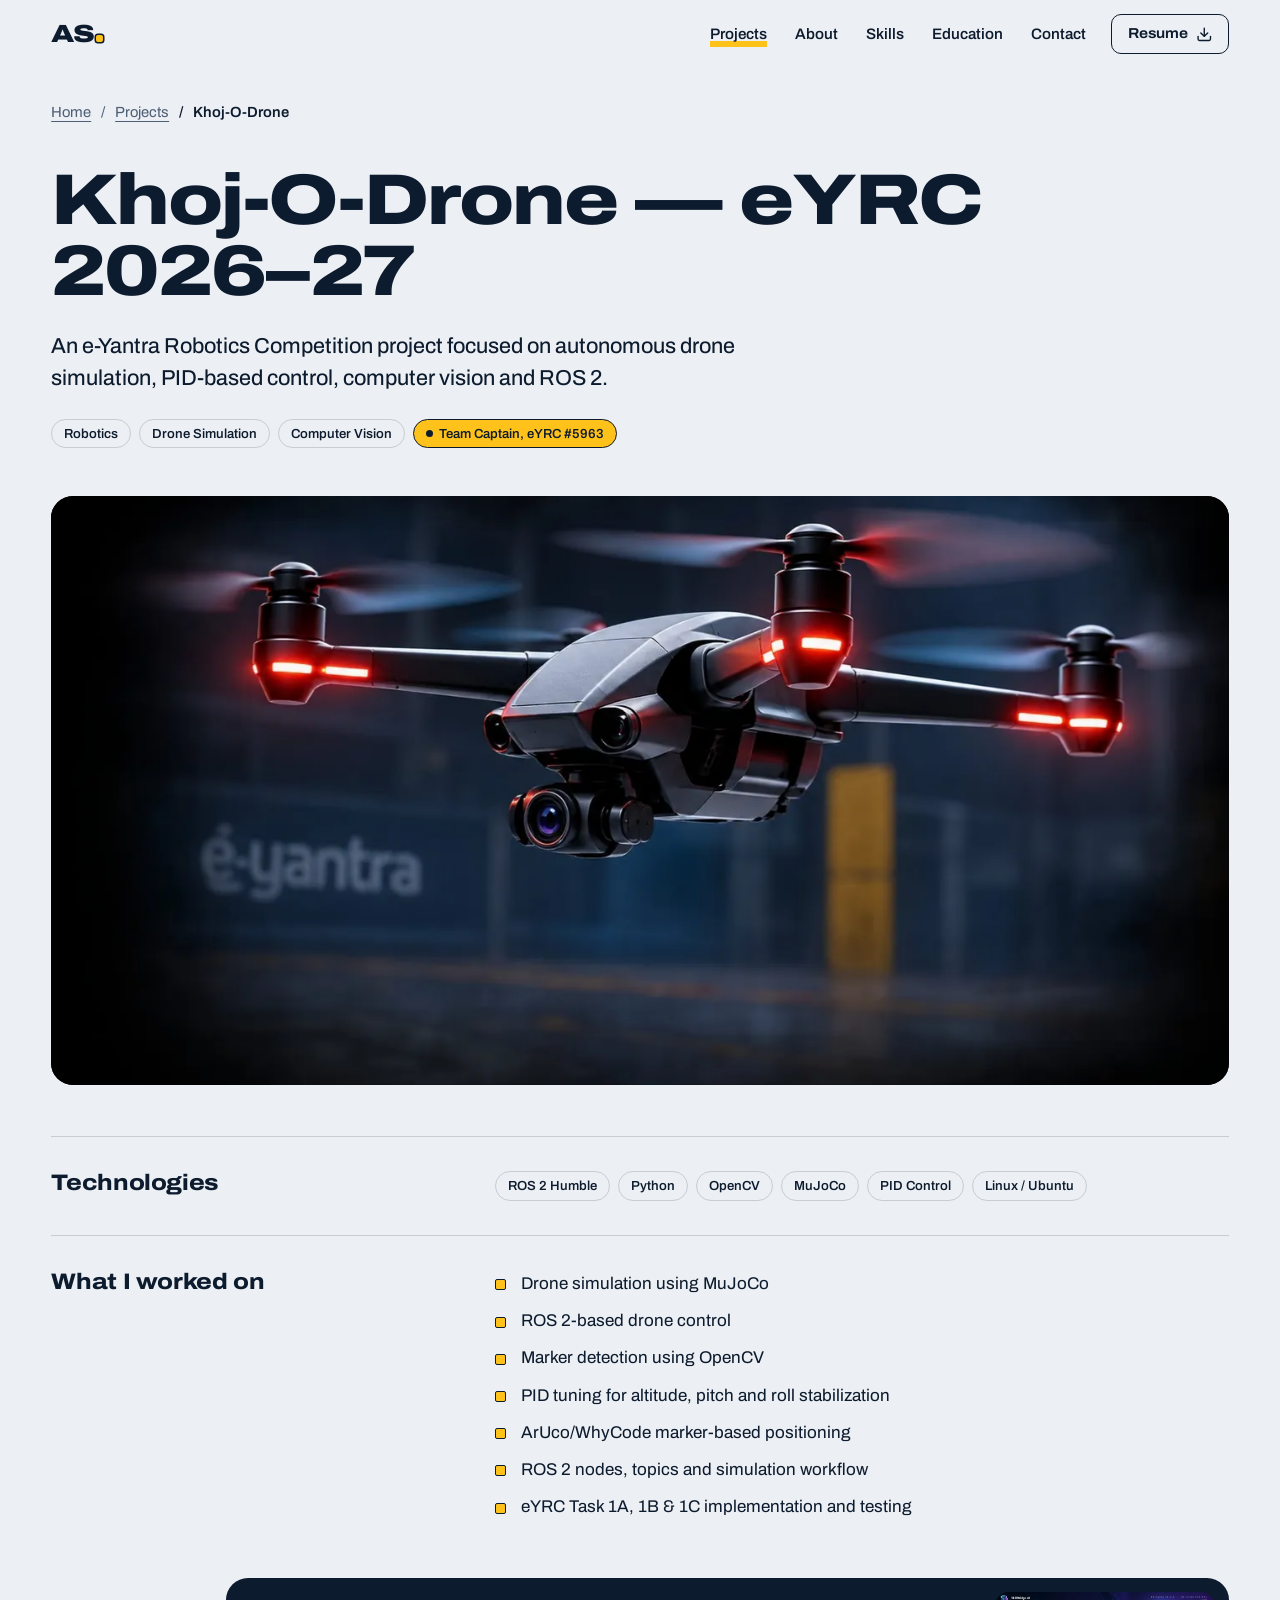
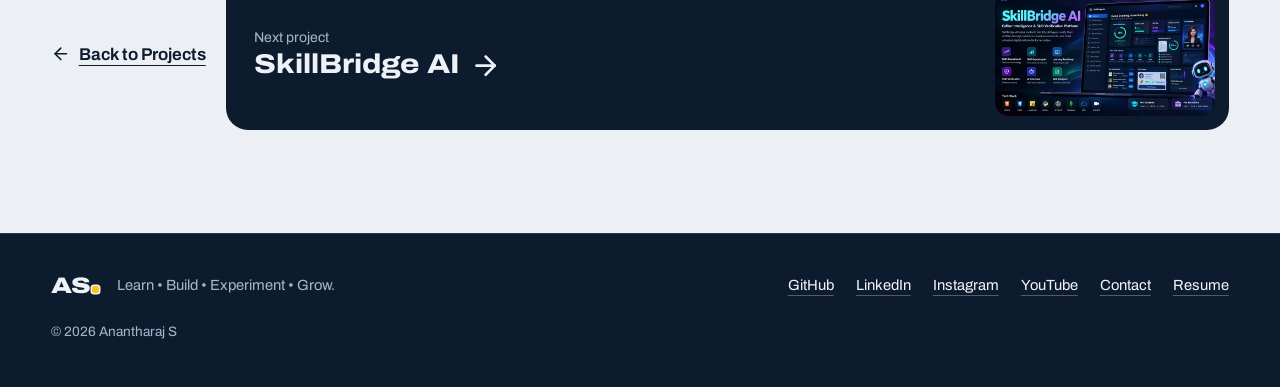
<file: projects/eyantra.html>
<!doctype html>
<html lang="en" class="no-js">
<head>
<meta charset="utf-8">
<meta name="viewport" content="width=device-width,initial-scale=1">
<title>Khoj-O-Drone — eYRC 2026–27 | Anantharaj S</title>
<meta name="description" content="Khoj-O-Drone, an e-Yantra Robotics Competition project: autonomous drone simulation, PID-based control, computer vision and ROS 2.">
<meta name="theme-color" content="#eceff3">
<meta name="color-scheme" content="light">
<meta property="og:type" content="website">
<meta property="og:title" content="Khoj-O-Drone — eYRC 2026–27 | Anantharaj S">
<meta property="og:description" content="Khoj-O-Drone, an e-Yantra Robotics Competition project: autonomous drone simulation, PID-based control, computer vision and ROS 2.">
<meta property="og:image" content="https://personal-portfolio-omega-mauve-41.vercel.app/og-image.png">
<meta name="twitter:card" content="summary_large_image">
<link rel="icon" href="../favicon.png" type="image/png">
<link rel="apple-touch-icon" href="../apple-touch-icon.png">
<link rel="stylesheet" href="../assets/fonts/archivo.css">
<link rel="stylesheet" href="../style.css">
<script>document.documentElement.className='js'</script>
</head>
<body>
<svg xmlns="http://www.w3.org/2000/svg" width="0" height="0" style="position:absolute" aria-hidden="true" focusable="false"><symbol id="i-menu" viewBox="0 0 24 24"><path d="M4 5h16" /> <path d="M4 12h16" /> <path d="M4 19h16" /></symbol><symbol id="i-x" viewBox="0 0 24 24"><path d="M18 6 6 18" /> <path d="m6 6 12 12" /></symbol><symbol id="i-arrow-up-right" viewBox="0 0 24 24"><path d="M7 7h10v10" /> <path d="M7 17 17 7" /></symbol><symbol id="i-arrow-right" viewBox="0 0 24 24"><path d="M5 12h14" /> <path d="m12 5 7 7-7 7" /></symbol><symbol id="i-arrow-left" viewBox="0 0 24 24"><path d="m12 19-7-7 7-7" /> <path d="M19 12H5" /></symbol><symbol id="i-arrow-up" viewBox="0 0 24 24"><path d="m5 12 7-7 7 7" /> <path d="M12 19V5" /></symbol><symbol id="i-download" viewBox="0 0 24 24"><path d="M12 15V3" /> <path d="M21 15v4a2 2 0 0 1-2 2H5a2 2 0 0 1-2-2v-4" /> <path d="m7 10 5 5 5-5" /></symbol><symbol id="i-mail" viewBox="0 0 24 24"><path d="m22 7-8.991 5.727a2 2 0 0 1-2.009 0L2 7" /> <rect x="2" y="4" width="20" height="16" rx="2" /></symbol><symbol id="i-copy" viewBox="0 0 24 24"><rect width="14" height="14" x="8" y="8" rx="2" ry="2" /> <path d="M4 16c-1.1 0-2-.9-2-2V4c0-1.1.9-2 2-2h10c1.1 0 2 .9 2 2" /></symbol><symbol id="i-graduation-cap" viewBox="0 0 24 24"><path d="M21.42 10.922a1 1 0 0 0-.019-1.838L12.83 5.18a2 2 0 0 0-1.66 0L2.6 9.08a1 1 0 0 0 0 1.832l8.57 3.908a2 2 0 0 0 1.66 0z" /> <path d="M22 10v6" /> <path d="M6 12.5V16a6 3 0 0 0 12 0v-3.5" /></symbol><symbol id="i-bot" viewBox="0 0 24 24"><path d="M12 8V4H8" /> <rect width="16" height="12" x="4" y="8" rx="2" /> <path d="M2 14h2" /> <path d="M20 14h2" /> <path d="M15 13v2" /> <path d="M9 13v2" /></symbol><symbol id="i-hammer" viewBox="0 0 24 24"><path d="m15 12-9.373 9.373a1 1 0 0 1-3.001-3L12 9" /> <path d="m18 15 4-4" /> <path d="m21.5 11.5-1.914-1.914A2 2 0 0 1 19 8.172v-.344a2 2 0 0 0-.586-1.414l-1.657-1.657A6 6 0 0 0 12.516 3H9l1.243 1.243A6 6 0 0 1 12 8.485V10l2 2h1.172a2 2 0 0 1 1.414.586L18.5 14.5" /></symbol><symbol id="i-info" viewBox="0 0 24 24"><circle cx="12" cy="12" r="10" /> <path d="M12 16v-4" /> <path d="M12 8h.01" /></symbol><symbol id="i-wind" viewBox="0 0 24 24"><path d="M12.8 19.6A2 2 0 1 0 14 16H2" /> <path d="M17.5 8a2.5 2.5 0 1 1 2 4H2" /> <path d="M9.8 4.4A2 2 0 1 1 11 8H2" /></symbol><symbol id="i-rotate-ccw" viewBox="0 0 24 24"><path d="M3 12a9 9 0 1 0 9-9 9.75 9.75 0 0 0-6.74 2.74L3 8" /> <path d="M3 3v5h5" /></symbol></svg>
<a class="skip" href="#main">Skip to content</a>
<header class="site-header">
  <div class="wrap bar">
    <a class="brand" href="../index.html" aria-label="Anantharaj S, home">AS<span class="brand-dot"></span></a>
    <button class="menu-btn" type="button" aria-expanded="false" aria-controls="site-menu"><span class="menu-label">Menu</span><svg class="icon i-open" aria-hidden="true" focusable="false"><use href="#i-menu"/></svg><svg class="icon i-close" aria-hidden="true" focusable="false"><use href="#i-x"/></svg></button>
    <nav class="menu" id="site-menu" aria-label="Primary">
      <ul><li><a href="../index.html#projects" aria-current="true">Projects</a></li><li><a href="../index.html#about">About</a></li><li><a href="../index.html#skills">Skills</a></li><li><a href="../index.html#education">Education</a></li><li><a href="../index.html#contact">Contact</a></li></ul>
      <a class="btn btn-line btn-sm" href="../Anantharaj_S_Resume.pdf" download>Resume <svg class="icon" aria-hidden="true" focusable="false"><use href="#i-download"/></svg></a>
    </nav>
  </div>
</header>
<main id="main" class="detail">
  <div class="wrap">
    <nav class="crumbs" aria-label="Breadcrumb"><ol><li><a href="../index.html">Home</a></li><li><a href="../index.html#projects">Projects</a></li><li aria-current="page">Khoj-O-Drone</li></ol></nav>
    <header class="d-head">
      <h1>Khoj-O-Drone — eYRC 2026–27</h1>
      <p class="lead">An e-Yantra Robotics Competition project focused on autonomous drone simulation, PID-based control, computer vision and ROS 2.</p>
      <ul class="chips"><li class="chip">Robotics</li><li class="chip">Drone Simulation</li><li class="chip">Computer Vision</li><li class="chip chip-status">Team Captain, eYRC #5963</li></ul>
    </header>
    <figure class="d-hero is-drone"><img class="flyin" src="../assets/khoj-o-drone.webp" srcset="../assets/khoj-o-drone-800.webp 800w, ../assets/khoj-o-drone.webp 1400w" sizes="(min-width: 1320px) 1208px, 100vw" width="1400" height="933" alt="A quadcopter with glowing red LEDs hovering in front of an e-Yantra arena" fetchpriority="high" decoding="async"></figure>
    <div class="specs"><section class="spec"><h2>Technologies</h2><div><ul class="chips"><li class="chip">ROS 2 Humble</li><li class="chip">Python</li><li class="chip">OpenCV</li><li class="chip">MuJoCo</li><li class="chip">PID Control</li><li class="chip">Linux / Ubuntu</li></ul></div></section><section class="spec"><h2>What I worked on</h2><div><ul class="ticks is-single"><li>Drone simulation using MuJoCo</li><li>ROS 2-based drone control</li><li>Marker detection using OpenCV</li><li>PID tuning for altitude, pitch and roll stabilization</li><li>ArUco/WhyCode marker-based positioning</li><li>ROS 2 nodes, topics and simulation workflow</li><li>eYRC Task 1A, 1B &amp; 1C implementation and testing</li></ul></div></section></div>
    <div class="d-foot">
      <a class="back-link" href="../index.html#projects"><svg class="icon" aria-hidden="true" focusable="false"><use href="#i-arrow-left"/></svg>Back to Projects</a>
      <a class="next-card" href="skillbridge-ai.html">
        <span><small>Next project</small><strong>SkillBridge AI<svg class="icon" aria-hidden="true" focusable="false"><use href="#i-arrow-right"/></svg></strong></span>
        <img src="../assets/skillbridge-ai.webp" srcset="../assets/skillbridge-ai-800.webp 800w, ../assets/skillbridge-ai.webp 1400w" sizes="220px" width="1400" height="787" alt="" loading="lazy" decoding="async">
      </a>
    </div>
  </div>
</main>
<footer class="band-dark site-footer">
  <div class="wrap footer-grid">
    <div class="footer-brand"><a class="brand" href="../index.html" aria-label="Anantharaj S, home">AS<span class="brand-dot"></span></a><p>Learn • Build • Experiment • Grow.</p></div>
    <ul class="footer-links"><li><a href="https://github.com/Ananth4s2606" target="_blank" rel="noopener noreferrer">GitHub</a></li><li><a href="https://www.linkedin.com/in/ananth4s" target="_blank" rel="noopener noreferrer">LinkedIn</a></li><li><a href="https://www.instagram.com/nitroananth" target="_blank" rel="noopener noreferrer">Instagram</a></li><li><a href="https://youtube.com/@nitroananth" target="_blank" rel="noopener noreferrer">YouTube</a></li><li><a href="../index.html#contact">Contact</a></li><li><a href="../Anantharaj_S_Resume.pdf" download>Resume</a></li></ul>
    <p class="copyright">© 2026 Anantharaj S</p>
  </div>
</footer>
<button class="to-top" type="button" aria-label="Back to top"><svg class="icon" aria-hidden="true" focusable="false"><use href="#i-arrow-up"/></svg></button><script src="../script.js"></script>
</body>
</html>
</file>
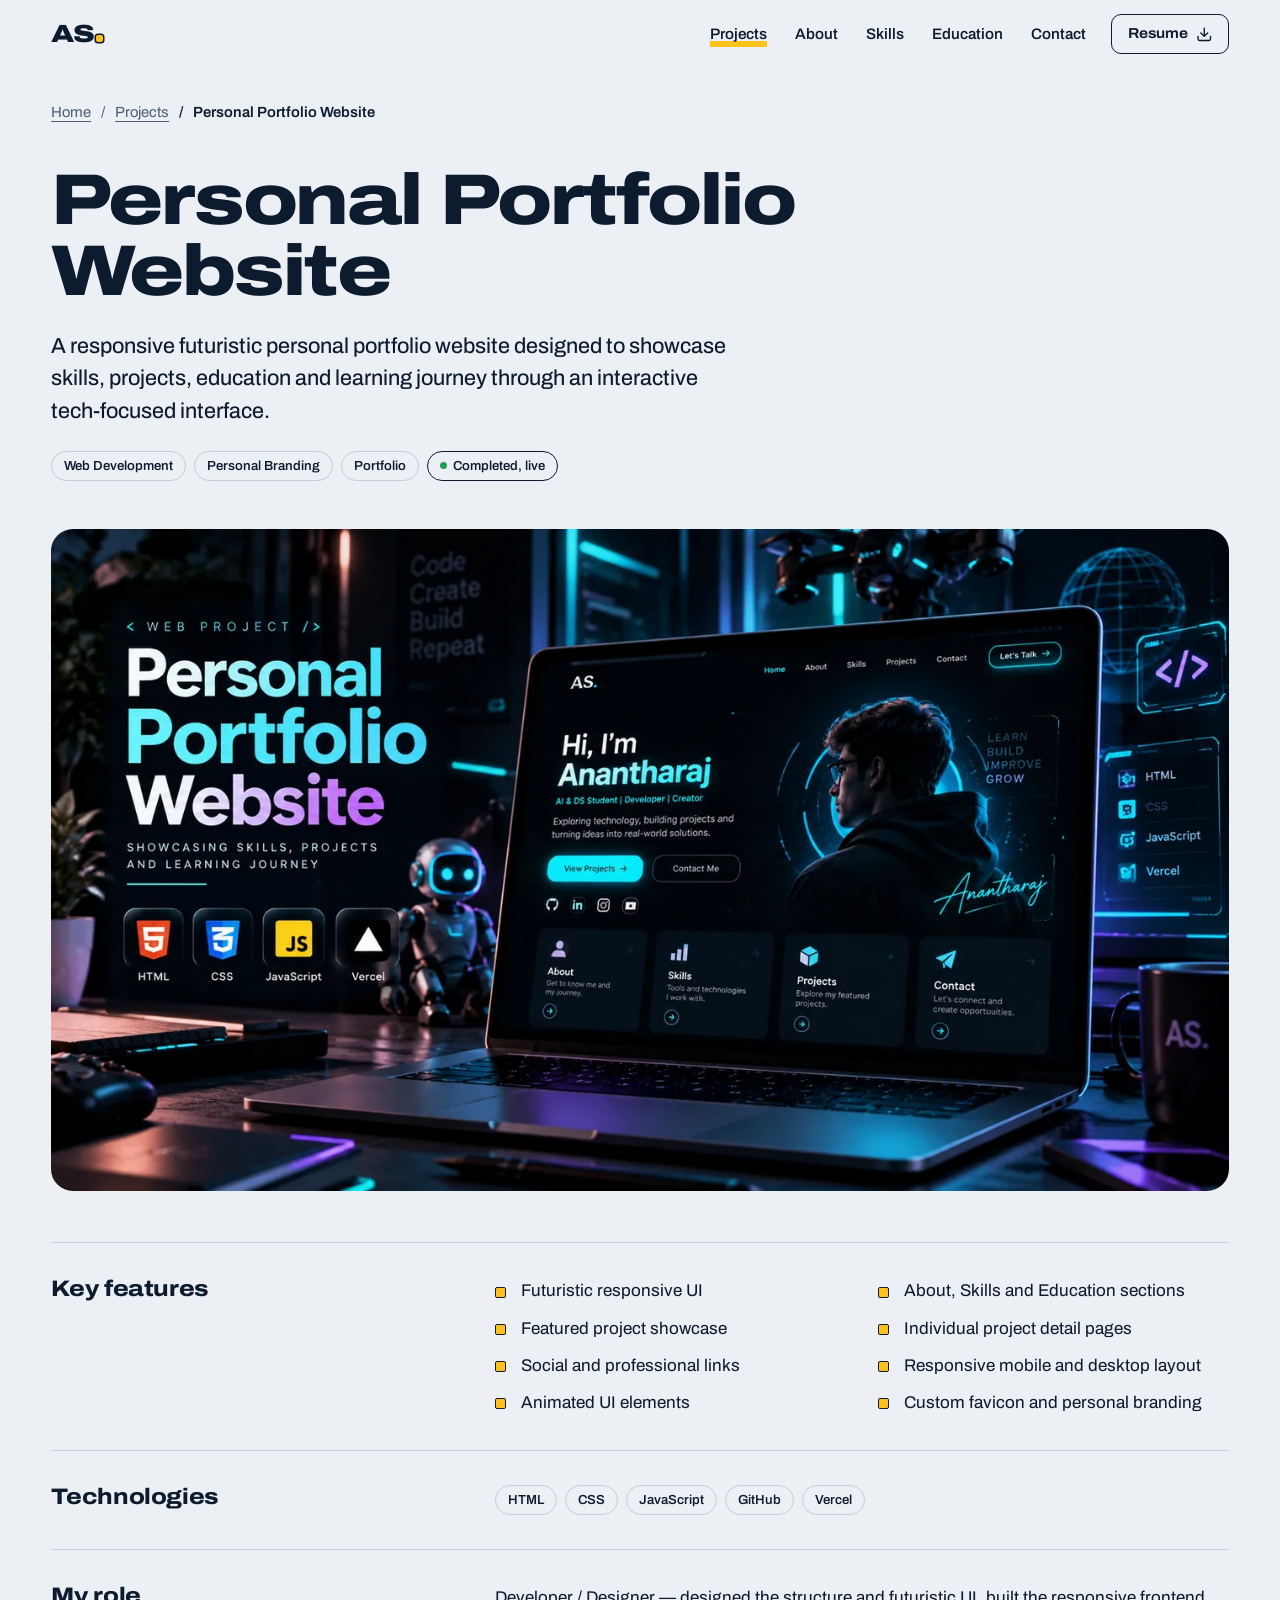
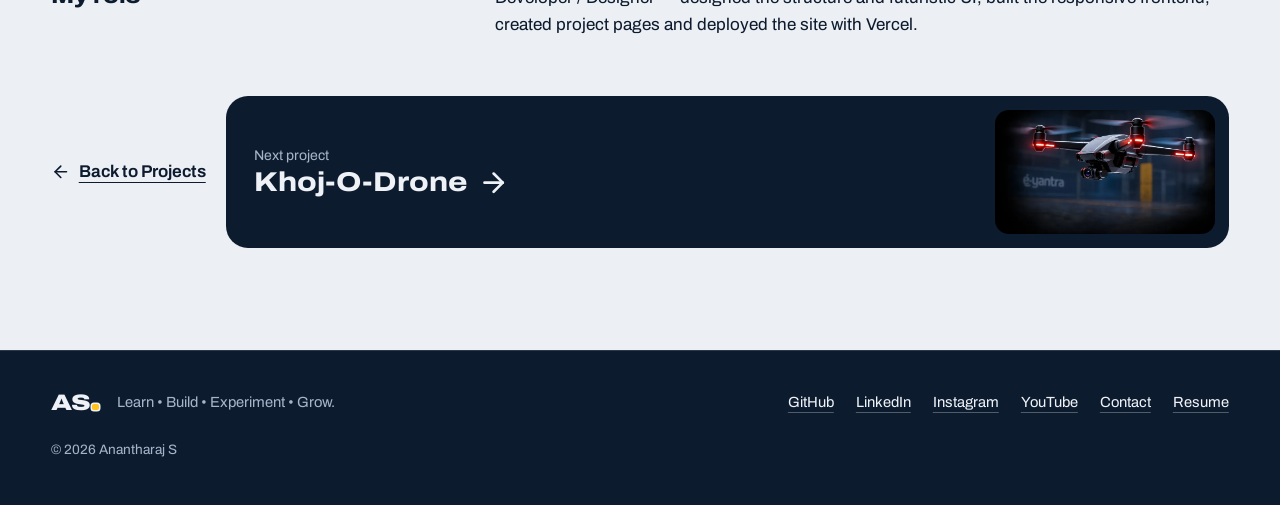
<file: projects/personal-portfolio.html>
<!doctype html>
<html lang="en" class="no-js">
<head>
<meta charset="utf-8">
<meta name="viewport" content="width=device-width,initial-scale=1">
<title>Personal Portfolio Website | Anantharaj S</title>
<meta name="description" content="A responsive personal portfolio website built with HTML, CSS and JavaScript to showcase skills, projects, education and learning journey.">
<meta name="theme-color" content="#eceff3">
<meta name="color-scheme" content="light">
<meta property="og:type" content="website">
<meta property="og:title" content="Personal Portfolio Website | Anantharaj S">
<meta property="og:description" content="A responsive personal portfolio website built with HTML, CSS and JavaScript to showcase skills, projects, education and learning journey.">
<meta property="og:image" content="https://personal-portfolio-omega-mauve-41.vercel.app/og-image.png">
<meta name="twitter:card" content="summary_large_image">
<link rel="icon" href="../favicon.png" type="image/png">
<link rel="apple-touch-icon" href="../apple-touch-icon.png">
<link rel="stylesheet" href="../assets/fonts/archivo.css">
<link rel="stylesheet" href="../style.css">
<script>document.documentElement.className='js'</script>
</head>
<body>
<svg xmlns="http://www.w3.org/2000/svg" width="0" height="0" style="position:absolute" aria-hidden="true" focusable="false"><symbol id="i-menu" viewBox="0 0 24 24"><path d="M4 5h16" /> <path d="M4 12h16" /> <path d="M4 19h16" /></symbol><symbol id="i-x" viewBox="0 0 24 24"><path d="M18 6 6 18" /> <path d="m6 6 12 12" /></symbol><symbol id="i-arrow-up-right" viewBox="0 0 24 24"><path d="M7 7h10v10" /> <path d="M7 17 17 7" /></symbol><symbol id="i-arrow-right" viewBox="0 0 24 24"><path d="M5 12h14" /> <path d="m12 5 7 7-7 7" /></symbol><symbol id="i-arrow-left" viewBox="0 0 24 24"><path d="m12 19-7-7 7-7" /> <path d="M19 12H5" /></symbol><symbol id="i-arrow-up" viewBox="0 0 24 24"><path d="m5 12 7-7 7 7" /> <path d="M12 19V5" /></symbol><symbol id="i-download" viewBox="0 0 24 24"><path d="M12 15V3" /> <path d="M21 15v4a2 2 0 0 1-2 2H5a2 2 0 0 1-2-2v-4" /> <path d="m7 10 5 5 5-5" /></symbol><symbol id="i-mail" viewBox="0 0 24 24"><path d="m22 7-8.991 5.727a2 2 0 0 1-2.009 0L2 7" /> <rect x="2" y="4" width="20" height="16" rx="2" /></symbol><symbol id="i-copy" viewBox="0 0 24 24"><rect width="14" height="14" x="8" y="8" rx="2" ry="2" /> <path d="M4 16c-1.1 0-2-.9-2-2V4c0-1.1.9-2 2-2h10c1.1 0 2 .9 2 2" /></symbol><symbol id="i-graduation-cap" viewBox="0 0 24 24"><path d="M21.42 10.922a1 1 0 0 0-.019-1.838L12.83 5.18a2 2 0 0 0-1.66 0L2.6 9.08a1 1 0 0 0 0 1.832l8.57 3.908a2 2 0 0 0 1.66 0z" /> <path d="M22 10v6" /> <path d="M6 12.5V16a6 3 0 0 0 12 0v-3.5" /></symbol><symbol id="i-bot" viewBox="0 0 24 24"><path d="M12 8V4H8" /> <rect width="16" height="12" x="4" y="8" rx="2" /> <path d="M2 14h2" /> <path d="M20 14h2" /> <path d="M15 13v2" /> <path d="M9 13v2" /></symbol><symbol id="i-hammer" viewBox="0 0 24 24"><path d="m15 12-9.373 9.373a1 1 0 0 1-3.001-3L12 9" /> <path d="m18 15 4-4" /> <path d="m21.5 11.5-1.914-1.914A2 2 0 0 1 19 8.172v-.344a2 2 0 0 0-.586-1.414l-1.657-1.657A6 6 0 0 0 12.516 3H9l1.243 1.243A6 6 0 0 1 12 8.485V10l2 2h1.172a2 2 0 0 1 1.414.586L18.5 14.5" /></symbol><symbol id="i-info" viewBox="0 0 24 24"><circle cx="12" cy="12" r="10" /> <path d="M12 16v-4" /> <path d="M12 8h.01" /></symbol><symbol id="i-wind" viewBox="0 0 24 24"><path d="M12.8 19.6A2 2 0 1 0 14 16H2" /> <path d="M17.5 8a2.5 2.5 0 1 1 2 4H2" /> <path d="M9.8 4.4A2 2 0 1 1 11 8H2" /></symbol><symbol id="i-rotate-ccw" viewBox="0 0 24 24"><path d="M3 12a9 9 0 1 0 9-9 9.75 9.75 0 0 0-6.74 2.74L3 8" /> <path d="M3 3v5h5" /></symbol></svg>
<a class="skip" href="#main">Skip to content</a>
<header class="site-header">
  <div class="wrap bar">
    <a class="brand" href="../index.html" aria-label="Anantharaj S, home">AS<span class="brand-dot"></span></a>
    <button class="menu-btn" type="button" aria-expanded="false" aria-controls="site-menu"><span class="menu-label">Menu</span><svg class="icon i-open" aria-hidden="true" focusable="false"><use href="#i-menu"/></svg><svg class="icon i-close" aria-hidden="true" focusable="false"><use href="#i-x"/></svg></button>
    <nav class="menu" id="site-menu" aria-label="Primary">
      <ul><li><a href="../index.html#projects" aria-current="true">Projects</a></li><li><a href="../index.html#about">About</a></li><li><a href="../index.html#skills">Skills</a></li><li><a href="../index.html#education">Education</a></li><li><a href="../index.html#contact">Contact</a></li></ul>
      <a class="btn btn-line btn-sm" href="../Anantharaj_S_Resume.pdf" download>Resume <svg class="icon" aria-hidden="true" focusable="false"><use href="#i-download"/></svg></a>
    </nav>
  </div>
</header>
<main id="main" class="detail">
  <div class="wrap">
    <nav class="crumbs" aria-label="Breadcrumb"><ol><li><a href="../index.html">Home</a></li><li><a href="../index.html#projects">Projects</a></li><li aria-current="page">Personal Portfolio Website</li></ol></nav>
    <header class="d-head">
      <h1>Personal Portfolio Website</h1>
      <p class="lead">A responsive futuristic personal portfolio website designed to showcase skills, projects, education and learning journey through an interactive tech-focused interface.</p>
      <ul class="chips"><li class="chip">Web Development</li><li class="chip">Personal Branding</li><li class="chip">Portfolio</li><li class="chip chip-live">Completed, live</li></ul>
    </header>
    <figure class="d-hero"><img src="../assets/personal-portfolio.webp" srcset="../assets/personal-portfolio-800.webp 800w, ../assets/personal-portfolio.webp 1400w" sizes="(min-width: 1320px) 1208px, 100vw" width="1400" height="787" alt="Personal portfolio website project poster showing a laptop with the site on screen" fetchpriority="high" decoding="async"></figure>
    <div class="specs"><section class="spec"><h2>Key features</h2><div><ul class="ticks"><li>Futuristic responsive UI</li><li>About, Skills and Education sections</li><li>Featured project showcase</li><li>Individual project detail pages</li><li>Social and professional links</li><li>Responsive mobile and desktop layout</li><li>Animated UI elements</li><li>Custom favicon and personal branding</li></ul></div></section><section class="spec"><h2>Technologies</h2><div><ul class="chips"><li class="chip">HTML</li><li class="chip">CSS</li><li class="chip">JavaScript</li><li class="chip">GitHub</li><li class="chip">Vercel</li></ul></div></section><section class="spec"><h2>My role</h2><div><p>Developer / Designer — designed the structure and futuristic UI, built the responsive frontend, created project pages and deployed the site with Vercel.</p></div></section></div>
    <div class="d-foot">
      <a class="back-link" href="../index.html#projects"><svg class="icon" aria-hidden="true" focusable="false"><use href="#i-arrow-left"/></svg>Back to Projects</a>
      <a class="next-card" href="eyantra.html">
        <span><small>Next project</small><strong>Khoj-O-Drone<svg class="icon" aria-hidden="true" focusable="false"><use href="#i-arrow-right"/></svg></strong></span>
        <img src="../assets/khoj-o-drone.webp" srcset="../assets/khoj-o-drone-800.webp 800w, ../assets/khoj-o-drone.webp 1400w" sizes="220px" width="1400" height="933" alt="" loading="lazy" decoding="async">
      </a>
    </div>
  </div>
</main>
<footer class="band-dark site-footer">
  <div class="wrap footer-grid">
    <div class="footer-brand"><a class="brand" href="../index.html" aria-label="Anantharaj S, home">AS<span class="brand-dot"></span></a><p>Learn • Build • Experiment • Grow.</p></div>
    <ul class="footer-links"><li><a href="https://github.com/Ananth4s2606" target="_blank" rel="noopener noreferrer">GitHub</a></li><li><a href="https://www.linkedin.com/in/ananth4s" target="_blank" rel="noopener noreferrer">LinkedIn</a></li><li><a href="https://www.instagram.com/nitroananth" target="_blank" rel="noopener noreferrer">Instagram</a></li><li><a href="https://youtube.com/@nitroananth" target="_blank" rel="noopener noreferrer">YouTube</a></li><li><a href="../index.html#contact">Contact</a></li><li><a href="../Anantharaj_S_Resume.pdf" download>Resume</a></li></ul>
    <p class="copyright">© 2026 Anantharaj S</p>
  </div>
</footer>
<button class="to-top" type="button" aria-label="Back to top"><svg class="icon" aria-hidden="true" focusable="false"><use href="#i-arrow-up"/></svg></button><script src="../script.js"></script>
</body>
</html>
</file>
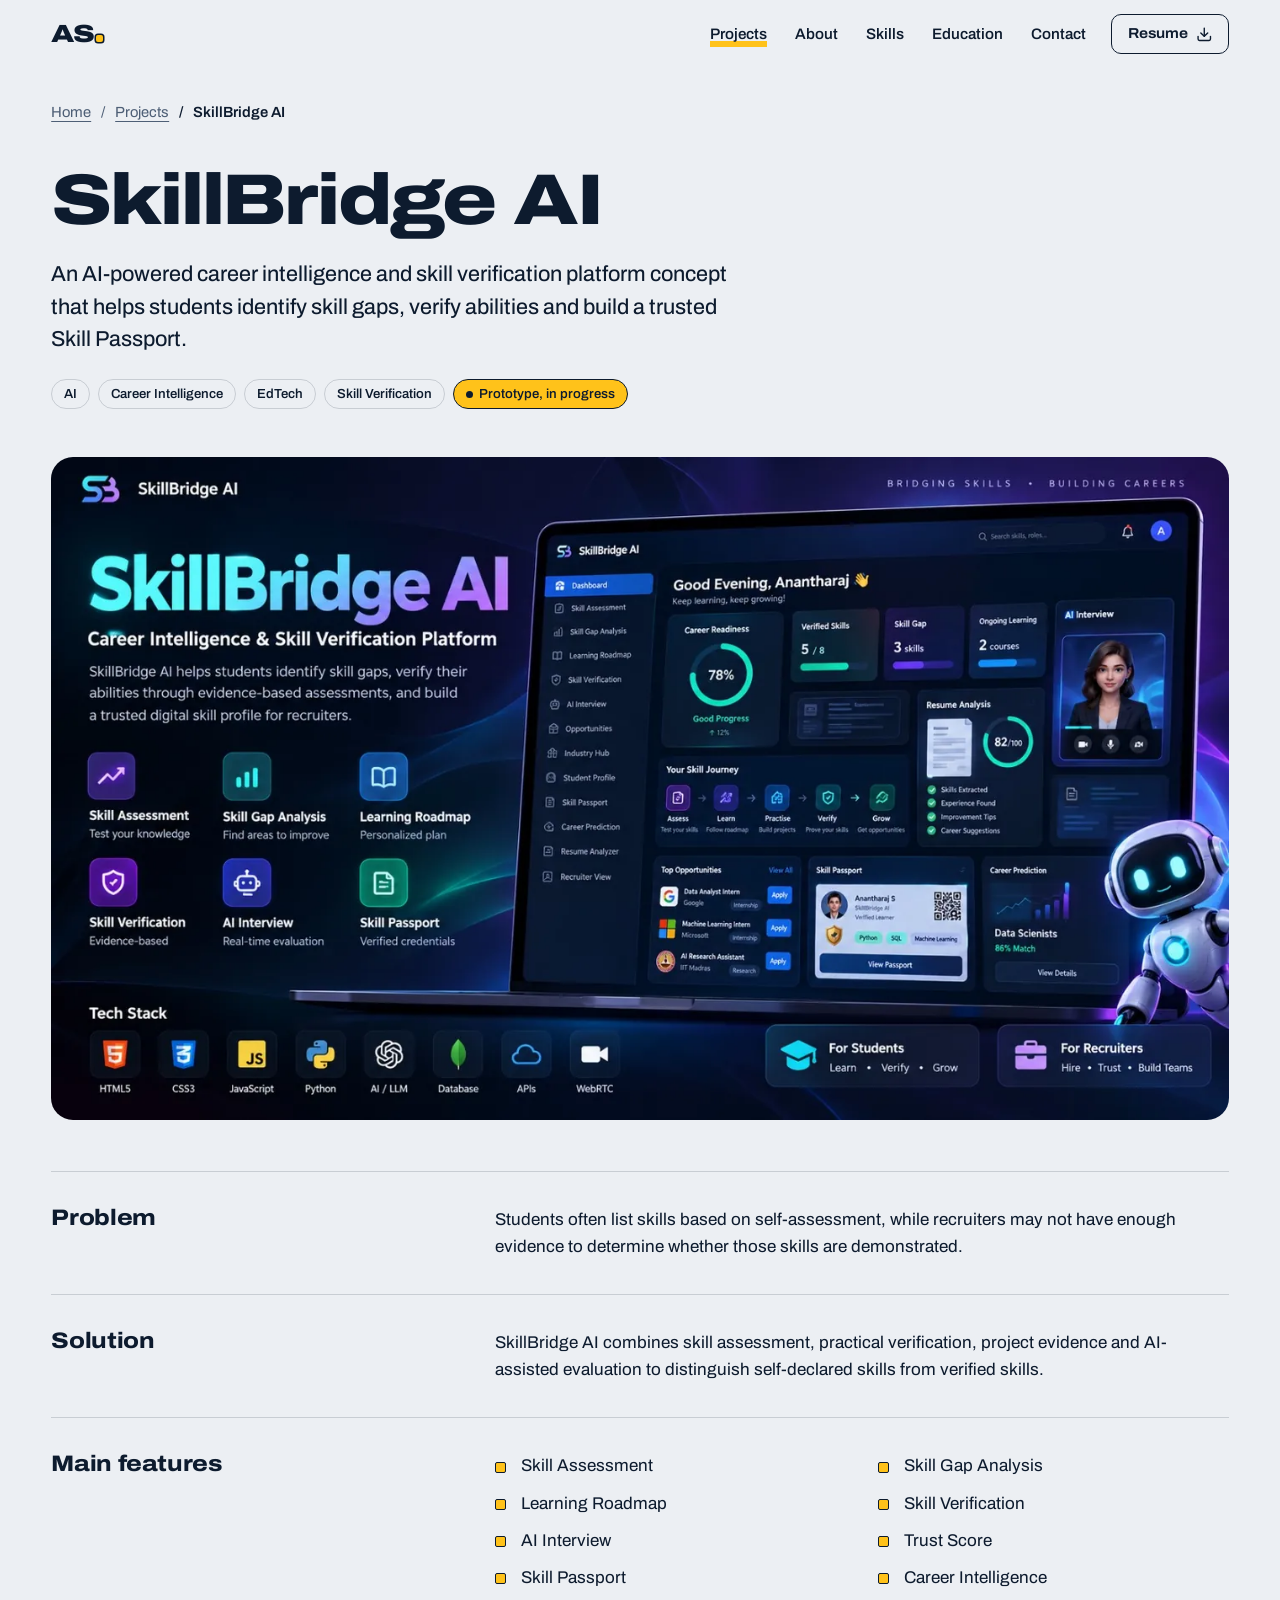
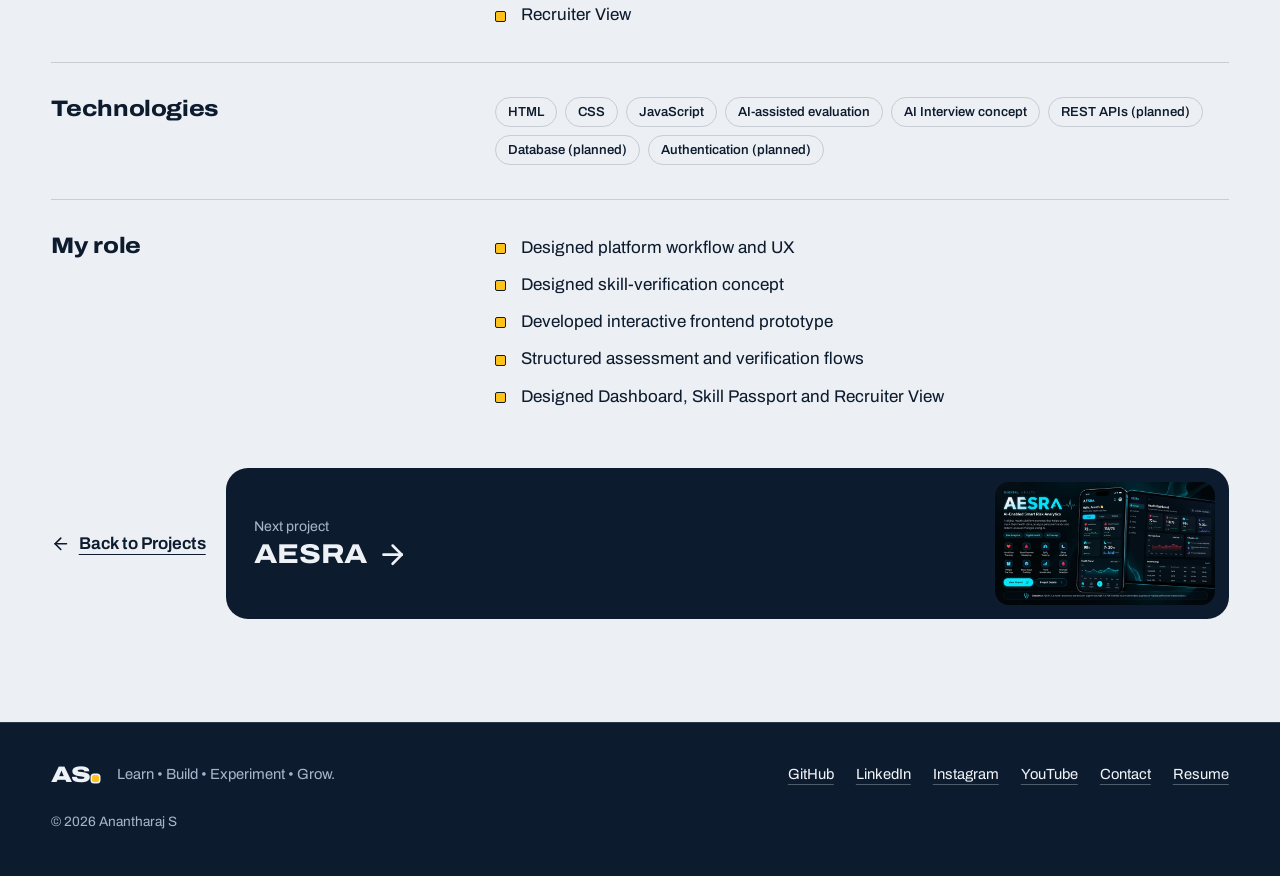
<file: projects/skillbridge-ai.html>
<!doctype html>
<html lang="en" class="no-js">
<head>
<meta charset="utf-8">
<meta name="viewport" content="width=device-width,initial-scale=1">
<title>SkillBridge AI | Anantharaj S</title>
<meta name="description" content="SkillBridge AI: a career intelligence and skill verification platform concept that helps students identify skill gaps, verify abilities and build a Skill Passport.">
<meta name="theme-color" content="#eceff3">
<meta name="color-scheme" content="light">
<meta property="og:type" content="website">
<meta property="og:title" content="SkillBridge AI | Anantharaj S">
<meta property="og:description" content="SkillBridge AI: a career intelligence and skill verification platform concept that helps students identify skill gaps, verify abilities and build a Skill Passport.">
<meta property="og:image" content="https://personal-portfolio-omega-mauve-41.vercel.app/og-image.png">
<meta name="twitter:card" content="summary_large_image">
<link rel="icon" href="../favicon.png" type="image/png">
<link rel="apple-touch-icon" href="../apple-touch-icon.png">
<link rel="stylesheet" href="../assets/fonts/archivo.css">
<link rel="stylesheet" href="../style.css">
<script>document.documentElement.className='js'</script>
</head>
<body>
<svg xmlns="http://www.w3.org/2000/svg" width="0" height="0" style="position:absolute" aria-hidden="true" focusable="false"><symbol id="i-menu" viewBox="0 0 24 24"><path d="M4 5h16" /> <path d="M4 12h16" /> <path d="M4 19h16" /></symbol><symbol id="i-x" viewBox="0 0 24 24"><path d="M18 6 6 18" /> <path d="m6 6 12 12" /></symbol><symbol id="i-arrow-up-right" viewBox="0 0 24 24"><path d="M7 7h10v10" /> <path d="M7 17 17 7" /></symbol><symbol id="i-arrow-right" viewBox="0 0 24 24"><path d="M5 12h14" /> <path d="m12 5 7 7-7 7" /></symbol><symbol id="i-arrow-left" viewBox="0 0 24 24"><path d="m12 19-7-7 7-7" /> <path d="M19 12H5" /></symbol><symbol id="i-arrow-up" viewBox="0 0 24 24"><path d="m5 12 7-7 7 7" /> <path d="M12 19V5" /></symbol><symbol id="i-download" viewBox="0 0 24 24"><path d="M12 15V3" /> <path d="M21 15v4a2 2 0 0 1-2 2H5a2 2 0 0 1-2-2v-4" /> <path d="m7 10 5 5 5-5" /></symbol><symbol id="i-mail" viewBox="0 0 24 24"><path d="m22 7-8.991 5.727a2 2 0 0 1-2.009 0L2 7" /> <rect x="2" y="4" width="20" height="16" rx="2" /></symbol><symbol id="i-copy" viewBox="0 0 24 24"><rect width="14" height="14" x="8" y="8" rx="2" ry="2" /> <path d="M4 16c-1.1 0-2-.9-2-2V4c0-1.1.9-2 2-2h10c1.1 0 2 .9 2 2" /></symbol><symbol id="i-graduation-cap" viewBox="0 0 24 24"><path d="M21.42 10.922a1 1 0 0 0-.019-1.838L12.83 5.18a2 2 0 0 0-1.66 0L2.6 9.08a1 1 0 0 0 0 1.832l8.57 3.908a2 2 0 0 0 1.66 0z" /> <path d="M22 10v6" /> <path d="M6 12.5V16a6 3 0 0 0 12 0v-3.5" /></symbol><symbol id="i-bot" viewBox="0 0 24 24"><path d="M12 8V4H8" /> <rect width="16" height="12" x="4" y="8" rx="2" /> <path d="M2 14h2" /> <path d="M20 14h2" /> <path d="M15 13v2" /> <path d="M9 13v2" /></symbol><symbol id="i-hammer" viewBox="0 0 24 24"><path d="m15 12-9.373 9.373a1 1 0 0 1-3.001-3L12 9" /> <path d="m18 15 4-4" /> <path d="m21.5 11.5-1.914-1.914A2 2 0 0 1 19 8.172v-.344a2 2 0 0 0-.586-1.414l-1.657-1.657A6 6 0 0 0 12.516 3H9l1.243 1.243A6 6 0 0 1 12 8.485V10l2 2h1.172a2 2 0 0 1 1.414.586L18.5 14.5" /></symbol><symbol id="i-info" viewBox="0 0 24 24"><circle cx="12" cy="12" r="10" /> <path d="M12 16v-4" /> <path d="M12 8h.01" /></symbol><symbol id="i-wind" viewBox="0 0 24 24"><path d="M12.8 19.6A2 2 0 1 0 14 16H2" /> <path d="M17.5 8a2.5 2.5 0 1 1 2 4H2" /> <path d="M9.8 4.4A2 2 0 1 1 11 8H2" /></symbol><symbol id="i-rotate-ccw" viewBox="0 0 24 24"><path d="M3 12a9 9 0 1 0 9-9 9.75 9.75 0 0 0-6.74 2.74L3 8" /> <path d="M3 3v5h5" /></symbol></svg>
<a class="skip" href="#main">Skip to content</a>
<header class="site-header">
  <div class="wrap bar">
    <a class="brand" href="../index.html" aria-label="Anantharaj S, home">AS<span class="brand-dot"></span></a>
    <button class="menu-btn" type="button" aria-expanded="false" aria-controls="site-menu"><span class="menu-label">Menu</span><svg class="icon i-open" aria-hidden="true" focusable="false"><use href="#i-menu"/></svg><svg class="icon i-close" aria-hidden="true" focusable="false"><use href="#i-x"/></svg></button>
    <nav class="menu" id="site-menu" aria-label="Primary">
      <ul><li><a href="../index.html#projects" aria-current="true">Projects</a></li><li><a href="../index.html#about">About</a></li><li><a href="../index.html#skills">Skills</a></li><li><a href="../index.html#education">Education</a></li><li><a href="../index.html#contact">Contact</a></li></ul>
      <a class="btn btn-line btn-sm" href="../Anantharaj_S_Resume.pdf" download>Resume <svg class="icon" aria-hidden="true" focusable="false"><use href="#i-download"/></svg></a>
    </nav>
  </div>
</header>
<main id="main" class="detail">
  <div class="wrap">
    <nav class="crumbs" aria-label="Breadcrumb"><ol><li><a href="../index.html">Home</a></li><li><a href="../index.html#projects">Projects</a></li><li aria-current="page">SkillBridge AI</li></ol></nav>
    <header class="d-head">
      <h1>SkillBridge AI</h1>
      <p class="lead">An AI-powered career intelligence and skill verification platform concept that helps students identify skill gaps, verify abilities and build a trusted Skill Passport.</p>
      <ul class="chips"><li class="chip">AI</li><li class="chip">Career Intelligence</li><li class="chip">EdTech</li><li class="chip">Skill Verification</li><li class="chip chip-status">Prototype, in progress</li></ul>
    </header>
    <figure class="d-hero"><img src="../assets/skillbridge-ai.webp" srcset="../assets/skillbridge-ai-800.webp 800w, ../assets/skillbridge-ai.webp 1400w" sizes="(min-width: 1320px) 1208px, 100vw" width="1400" height="787" alt="SkillBridge AI project poster showing the dashboard, skill passport and recruiter view" fetchpriority="high" decoding="async"></figure>
    <div class="specs"><section class="spec"><h2>Problem</h2><div><p>Students often list skills based on self-assessment, while recruiters may not have enough evidence to determine whether those skills are demonstrated.</p></div></section><section class="spec"><h2>Solution</h2><div><p>SkillBridge AI combines skill assessment, practical verification, project evidence and AI-assisted evaluation to distinguish self-declared skills from verified skills.</p></div></section><section class="spec"><h2>Main features</h2><div><ul class="ticks"><li>Skill Assessment</li><li>Skill Gap Analysis</li><li>Learning Roadmap</li><li>Skill Verification</li><li>AI Interview</li><li>Trust Score</li><li>Skill Passport</li><li>Career Intelligence</li><li>Recruiter View</li></ul></div></section><section class="spec"><h2>Technologies</h2><div><ul class="chips"><li class="chip">HTML</li><li class="chip">CSS</li><li class="chip">JavaScript</li><li class="chip">AI-assisted evaluation</li><li class="chip">AI Interview concept</li><li class="chip">REST APIs (planned)</li><li class="chip">Database (planned)</li><li class="chip">Authentication (planned)</li></ul></div></section><section class="spec"><h2>My role</h2><div><ul class="ticks is-single"><li>Designed platform workflow and UX</li><li>Designed skill-verification concept</li><li>Developed interactive frontend prototype</li><li>Structured assessment and verification flows</li><li>Designed Dashboard, Skill Passport and Recruiter View</li></ul></div></section></div>
    <div class="d-foot">
      <a class="back-link" href="../index.html#projects"><svg class="icon" aria-hidden="true" focusable="false"><use href="#i-arrow-left"/></svg>Back to Projects</a>
      <a class="next-card" href="aesra.html">
        <span><small>Next project</small><strong>AESRA<svg class="icon" aria-hidden="true" focusable="false"><use href="#i-arrow-right"/></svg></strong></span>
        <img src="../assets/aesra.webp" srcset="../assets/aesra-800.webp 800w, ../assets/aesra.webp 1400w" sizes="220px" width="1400" height="787" alt="" loading="lazy" decoding="async">
      </a>
    </div>
  </div>
</main>
<footer class="band-dark site-footer">
  <div class="wrap footer-grid">
    <div class="footer-brand"><a class="brand" href="../index.html" aria-label="Anantharaj S, home">AS<span class="brand-dot"></span></a><p>Learn • Build • Experiment • Grow.</p></div>
    <ul class="footer-links"><li><a href="https://github.com/Ananth4s2606" target="_blank" rel="noopener noreferrer">GitHub</a></li><li><a href="https://www.linkedin.com/in/ananth4s" target="_blank" rel="noopener noreferrer">LinkedIn</a></li><li><a href="https://www.instagram.com/nitroananth" target="_blank" rel="noopener noreferrer">Instagram</a></li><li><a href="https://youtube.com/@nitroananth" target="_blank" rel="noopener noreferrer">YouTube</a></li><li><a href="../index.html#contact">Contact</a></li><li><a href="../Anantharaj_S_Resume.pdf" download>Resume</a></li></ul>
    <p class="copyright">© 2026 Anantharaj S</p>
  </div>
</footer>
<button class="to-top" type="button" aria-label="Back to top"><svg class="icon" aria-hidden="true" focusable="false"><use href="#i-arrow-up"/></svg></button><script src="../script.js"></script>
</body>
</html>
</file>
<file: assets/fonts/archivo.css>
/* Archivo (variable: weight 100-900, width 62-125%), subset to Basic Latin + typographic punctuation.
   Embedded as a data URI so the fonts also load when index.html is opened straight from disk
   (browsers block font files on file://). SIL Open Font License: see ARCHIVO-OFL-LICENSE.txt */
@font-face{font-family:'Archivo';font-style:normal;font-weight:100 900;font-stretch:62% 125%;font-display:swap;src:url([data-uri]) format('woff2')}
</file>
<file: style.css>
/* ==========================================================================
   Anantharaj S — Portfolio
   Direction: an engineer's test bench. Cool-grey paper (the portrait's backdrop),
   suit-navy ink, and one signal yellow taken from the e-Yantra arena markers.
   The drone's LED red appears only on the drone itself.
   Type: Archivo, a single variable family. Width does the work — expanded for
   headlines (aircraft-label feel), normal for reading.
   ========================================================================== */

/* ---------- 1. Tokens ---------- */
:root {
  --paper: #eceff3;
  --sheet: #f8f9fb;
  --ink: #0d1b2e;
  --steel: #4e5f76;
  --rule: rgba(13, 27, 46, 0.16);
  --signal: #ffc21a;
  --led: #ee4630;
  --bench: #09111f;
  --bench-2: #101f35;
  --bench-line: rgba(238, 242, 247, 0.12);
  --on-dark: #eef2f7;
  --on-dark-2: #a5b4c8;
  --ok: #1f9d55;

  --r-lg: 22px;
  --r-md: 14px;
  --r-sm: 10px;

  --wrap: 1320px;
  --gutter: clamp(20px, 4vw, 56px);
  --header: 68px;
  --font: "Archivo", system-ui, -apple-system, "Segoe UI", Roboto, Helvetica, Arial, sans-serif;
}

/* ---------- 2. Base ---------- */
*,
*::before,
*::after { box-sizing: border-box; }

html {
  -webkit-text-size-adjust: 100%;
  scroll-behavior: smooth;
  scroll-padding-top: calc(var(--header) + 16px);
}

body {
  margin: 0;
  background: var(--paper);
  color: var(--ink);
  font-family: var(--font);
  font-size: 1.0625rem;
  font-weight: 420;
  font-stretch: 100%;
  line-height: 1.6;
  -webkit-font-smoothing: antialiased;
  text-rendering: optimizeLegibility;
}

img { display: block; max-width: 100%; height: auto; }
a { color: inherit; }
p { margin: 0; }

h1, h2, h3 {
  margin: 0;
  font-weight: 780;
  font-stretch: 118%;
  line-height: 1.06;
  letter-spacing: -0.015em;
}

:focus-visible {
  outline: 3px solid var(--ink);
  outline-offset: 3px;
  border-radius: 4px;
}
.band-dark :focus-visible,
.bench :focus-visible,
.p-feature :focus-visible,
.next-card:focus-visible { outline-color: var(--signal); }

.skip {
  position: absolute;
  left: 12px;
  top: -64px;
  z-index: 100;
  padding: 10px 16px;
  border-radius: var(--r-sm);
  background: var(--ink);
  color: #fff;
  font-weight: 600;
  text-decoration: none;
}
.skip:focus { top: 12px; }

.wrap {
  width: 100%;
  max-width: var(--wrap);
  margin-inline: auto;
  padding-inline: var(--gutter);
}

.icon {
  width: 1.15em;
  height: 1.15em;
  flex: none;
  fill: none;
  stroke: currentColor;
  stroke-width: 2;
  stroke-linecap: round;
  stroke-linejoin: round;
}

/* ---------- 3. Header ---------- */
.site-header {
  position: sticky;
  top: 0;
  z-index: 50;
  border-bottom: 1px solid transparent;
  transition: background-color 0.25s ease, border-color 0.25s ease;
}
.site-header.is-scrolled {
  background: rgba(236, 239, 243, 0.9);
  border-bottom-color: var(--rule);
  -webkit-backdrop-filter: saturate(1.4) blur(14px);
  backdrop-filter: saturate(1.4) blur(14px);
}
.bar {
  display: flex;
  align-items: center;
  justify-content: space-between;
  height: var(--header);
}
.brand {
  display: inline-flex;
  align-items: baseline;
  font-size: 1.55rem;
  font-weight: 860;
  font-stretch: 125%;
  letter-spacing: -0.04em;
  text-decoration: none;
}
.brand-dot {
  display: inline-block;
  width: 0.3em;
  height: 0.3em;
  margin-left: 0.07em;
  border-radius: 2px;
  background: var(--signal);
  box-shadow: 0 0 0 1.5px var(--ink);
}

.menu { display: flex; align-items: center; gap: 12px; }
.menu ul { display: flex; gap: 2px; margin: 0; padding: 0; list-style: none; }
.menu li a {
  position: relative;
  display: block;
  isolation: isolate;
  padding: 8px 13px;
  font-size: 0.95rem;
  font-weight: 560;
  text-decoration: none;
}
.menu li a::after {
  content: "";
  position: absolute;
  z-index: -1;
  left: 13px;
  right: 13px;
  bottom: 7px;
  height: 0.42em;
  background: var(--signal);
  transform: scaleX(0);
  transform-origin: left;
  transition: transform 0.25s ease;
}
.menu li a:hover::after,
.menu li a[aria-current="true"]::after { transform: scaleX(1); }

.menu-btn { display: none; }

/* ---------- 4. Buttons & chips ---------- */
.btn {
  display: inline-flex;
  align-items: center;
  justify-content: center;
  gap: 0.6em;
  min-height: 46px;
  padding: 0.8em 1.35em;
  border: 1.5px solid var(--ink);
  border-radius: var(--r-sm);
  background: transparent;
  color: var(--ink);
  font: inherit;
  font-size: 0.95rem;
  font-weight: 650;
  font-stretch: 108%;
  line-height: 1.1;
  text-decoration: none;
  cursor: pointer;
  transition: background-color 0.2s ease, color 0.2s ease, border-color 0.2s ease;
}
.btn-signal { background: var(--signal); }
.btn-signal:hover { background: var(--ink); color: var(--signal); }
.btn-line:hover { background: var(--ink); color: var(--paper); }
.btn-sm { min-height: 40px; padding: 0.55em 1.05em; font-size: 0.9rem; }
.band-dark .btn-line { border-color: rgba(238, 242, 247, 0.5); color: var(--on-dark); }
.band-dark .btn-line:hover { background: var(--on-dark); color: var(--ink); border-color: var(--on-dark); }
.band-dark .btn-signal { border-color: var(--signal); color: var(--ink); }
.band-dark .btn-signal:hover { background: transparent; color: var(--signal); }

.chips { display: flex; flex-wrap: wrap; gap: 8px; margin: 0; padding: 0; list-style: none; }
.chip {
  display: inline-flex;
  align-items: center;
  gap: 6px;
  padding: 4px 12px;
  border: 1px solid var(--rule);
  border-radius: 999px;
  font-size: 0.82rem;
  font-weight: 560;
  line-height: 1.5;
}
.chip-status { border-color: var(--ink); background: var(--signal); }
.chip-live::before,
.chip-status::before {
  content: "";
  width: 7px;
  height: 7px;
  border-radius: 50%;
  background: var(--ink);
}
.chip-live { border-color: var(--ink); }
.chip-live::before { background: var(--ok); }

/* ---------- 5. Hero ---------- */
.hero { padding-block: clamp(16px, 2.5vw, 32px) clamp(56px, 8vw, 100px); }

.hero-meta {
  display: flex;
  flex-wrap: wrap;
  align-items: center;
  justify-content: space-between;
  gap: 14px 20px;
  margin-bottom: clamp(14px, 2vw, 22px);
}
.who { display: flex; align-items: center; gap: 12px; line-height: 1.3; }
.who img {
  width: 46px;
  height: 46px;
  border-radius: 50%;
  object-fit: cover;
  box-shadow: 0 0 0 2px var(--paper), 0 0 0 3.5px var(--ink);
}
.who strong { display: block; font-weight: 640; }
.who span { color: var(--steel); font-size: 0.9rem; }
.status {
  display: inline-flex;
  align-items: center;
  gap: 9px;
  padding: 7px 14px;
  border: 1px solid var(--rule);
  border-radius: 999px;
  background: var(--sheet);
  font-size: 0.9rem;
  font-weight: 560;
}
.status::before {
  content: "";
  width: 8px;
  height: 8px;
  border-radius: 50%;
  background: var(--ok);
  box-shadow: 0 0 0 4px rgba(31, 157, 85, 0.18);
}

.fit { container-type: inline-size; }
.name {
  font-size: calc(100cqi / 8.45);
  font-weight: 860;
  font-stretch: 125%;
  line-height: 0.98;
  letter-spacing: -0.045em;
  white-space: nowrap;
}

.hero-grid {
  display: grid;
  grid-template-columns: minmax(0, 5fr) minmax(0, 7fr);
  gap: clamp(28px, 4vw, 64px);
  align-items: start;
  margin-top: clamp(22px, 3.2vw, 40px);
}
.role {
  margin-bottom: 18px;
  font-size: clamp(1.4rem, 2.3vw, 2rem);
  font-weight: 720;
  font-stretch: 114%;
  line-height: 1.12;
}
.hero-copy { display: flex; flex-direction: column; align-items: flex-start; align-self: stretch; }
.hero-line { margin-bottom: 8px; font-size: 1.2rem; font-weight: 580; }
.lead { max-width: 46ch; color: var(--steel); }
.cta { display: flex; flex-wrap: wrap; gap: 12px; margin-top: 28px; }
.spec-list { width: 100%; max-width: 440px; margin: 36px 0 0; padding: 0; }
.spec-list div { display: grid; grid-template-columns: 96px minmax(0, 1fr); gap: 16px; padding: 12px 0; border-top: 1px solid var(--rule); }
.spec-list div:last-child { border-bottom: 1px solid var(--rule); }
.spec-list dt { color: var(--steel); font-size: 0.95rem; }
.spec-list dd { margin: 0; font-weight: 640; }
.socials { display: flex; flex-wrap: wrap; gap: 8px 22px; margin: auto 0 0; padding: 30px 0 0; list-style: none; }
.socials a {
  display: inline-flex;
  align-items: center;
  gap: 5px;
  font-weight: 580;
  text-decoration: underline;
  text-decoration-color: var(--rule);
  text-decoration-thickness: 2px;
  text-underline-offset: 6px;
  transition: text-decoration-color 0.2s ease;
}
.socials a:hover { text-decoration-color: var(--signal); }
.socials .icon { width: 0.95em; height: 0.95em; }

/* The PID bench — the one memorable thing on the page */
.bench {
  margin: 0;
  padding: 12px;
  border-radius: var(--r-lg);
  background: var(--bench);
  color: var(--on-dark);
  box-shadow: 0 40px 60px -40px rgba(13, 27, 46, 0.6);
}
.bench-stage {
  position: relative;
  overflow: hidden;
  border: 1px solid var(--bench-line);
  border-radius: var(--r-md);
  background: #0c1829;
}
.arena {
  display: block;
  width: 100%;
  height: auto;
  aspect-ratio: 2 / 1;
  cursor: crosshair;
  touch-action: pan-y;
}
.arena:focus-visible { outline-offset: -3px; }
.bench-readout {
  position: absolute;
  left: 14px;
  top: 11px;
  display: flex;
  gap: 16px;
  font-size: 0.8rem;
  font-weight: 580;
  font-variant-numeric: tabular-nums;
  color: var(--on-dark-2);
  pointer-events: none;
}
.bench-readout b { color: var(--on-dark); font-weight: 700; }
.bench-readout [data-state="locked"] { color: var(--signal); }
.bench-hint {
  position: absolute;
  right: 14px;
  top: 11px;
  padding: 3px 10px;
  border-radius: 999px;
  background: rgba(238, 242, 247, 0.1);
  color: var(--on-dark);
  font-size: 0.78rem;
  font-weight: 560;
  pointer-events: none;
  transition: opacity 0.4s ease;
}
.bench-hint.is-gone { opacity: 0; }

.scope {
  display: block;
  width: 100%;
  height: 56px;
  margin-top: 10px;
  border: 1px solid var(--bench-line);
  border-radius: var(--r-sm);
  background: #0c1829;
}
.scope-label {
  margin: 8px 4px 0;
  color: var(--on-dark-2);
  font-size: 0.78rem;
}

.bench-controls {
  display: grid;
  grid-template-columns: repeat(3, minmax(0, 1fr)) auto;
  gap: 14px 22px;
  align-items: end;
  padding: 12px 4px 2px;
}
.gain { display: grid; gap: 2px; font-size: 0.85rem; }
.gain-top { display: flex; align-items: baseline; justify-content: space-between; gap: 8px; }
.gain-top label { font-weight: 640; }
.gain-top small { margin-left: 6px; color: var(--on-dark-2); font-size: 0.78rem; font-weight: 450; }
.gain output {
  min-width: 2.6ch;
  color: var(--signal);
  font-weight: 700;
  font-variant-numeric: tabular-nums;
  text-align: right;
}
.gain input {
  -webkit-appearance: none;
  appearance: none;
  width: 100%;
  height: 30px;
  margin: 0;
  background: transparent;
  cursor: pointer;
}
.gain input::-webkit-slider-runnable-track {
  height: 4px;
  border-radius: 4px;
  background: linear-gradient(to right, var(--signal) var(--fill, 0%), rgba(238, 242, 247, 0.2) var(--fill, 0%));
}
.gain input::-moz-range-track { height: 4px; border-radius: 4px; background: rgba(238, 242, 247, 0.2); }
.gain input::-moz-range-progress { height: 4px; border-radius: 4px; background: var(--signal); }
.gain input::-webkit-slider-thumb {
  -webkit-appearance: none;
  width: 20px;
  height: 20px;
  margin-top: -8px;
  border: 3px solid var(--bench);
  border-radius: 50%;
  background: var(--on-dark);
  box-shadow: 0 0 0 1.5px var(--signal);
}
.gain input::-moz-range-thumb {
  width: 14px;
  height: 14px;
  border: 3px solid var(--bench);
  border-radius: 50%;
  background: var(--on-dark);
  box-shadow: 0 0 0 1.5px var(--signal);
}
.bench-actions { display: flex; gap: 8px; padding-bottom: 3px; }
.bench-btn {
  display: inline-flex;
  align-items: center;
  gap: 7px;
  min-height: 40px;
  padding: 0 14px;
  border: 1.5px solid rgba(238, 242, 247, 0.3);
  border-radius: var(--r-sm);
  background: transparent;
  color: var(--on-dark);
  font: inherit;
  font-size: 0.85rem;
  font-weight: 620;
  cursor: pointer;
  transition: background-color 0.2s ease, color 0.2s ease, border-color 0.2s ease;
}
.bench-btn:hover { border-color: var(--on-dark); }
.bench-btn[aria-pressed="true"] { border-color: var(--signal); background: var(--signal); color: var(--ink); }
.bench-cap { max-width: 64ch; padding: 12px 4px 4px; color: var(--on-dark-2); font-size: 0.86rem; line-height: 1.5; }
.no-js .bench { display: none; }

/* ---------- 6. Section scaffolding ---------- */
.band { padding-block: clamp(72px, 9vw, 128px); }
.band-flush { padding-top: 0; }
.band-head { max-width: 760px; margin-bottom: clamp(28px, 4vw, 48px); }
.band-head h2,
.split-head h2 { font-size: clamp(1.9rem, 3.5vw, 3rem); font-weight: 790; }
.band-head p { margin-top: 14px; color: var(--steel); }

.split {
  display: grid;
  grid-template-columns: minmax(0, 4fr) minmax(0, 8fr);
  gap: 32px clamp(32px, 6vw, 96px);
}
.split-ruled { padding-top: clamp(48px, 6vw, 88px); border-top: 1px solid var(--rule); }
.split-head { align-self: start; position: sticky; top: calc(var(--header) + 32px); }
.split-head h2 { max-width: 13ch; }

/* ---------- 7. Projects ---------- */
.projects { display: grid; gap: clamp(16px, 2vw, 24px); }
.p-card {
  position: relative;
  display: flex;
  flex-direction: column;
  overflow: hidden;
  border: 1px solid var(--rule);
  border-radius: var(--r-lg);
  background: var(--sheet);
}
.p-body { display: flex; flex-direction: column; gap: 14px; padding: clamp(22px, 2.6vw, 32px); }
.p-media { position: relative; overflow: hidden; background: #04070d; }
.p-media img { width: 100%; height: 100%; object-fit: cover; transition: transform 0.6s cubic-bezier(0.2, 0.8, 0.25, 1); }
.p-card:hover .p-media img { transform: scale(1.035); }
.p-title { font-size: clamp(1.6rem, 2.6vw, 2.25rem); font-weight: 800; }
.p-title a { text-decoration: none; }
.p-title a::after { content: ""; position: absolute; inset: 0; z-index: 2; }
.p-card:has(.p-title a:focus-visible) { outline: 3px solid var(--ink); outline-offset: 4px; }
.p-cat { margin-top: -8px; color: var(--steel); font-size: 0.95rem; }
.p-desc { max-width: 52ch; }
.p-fact { font-weight: 620; }
.p-go {
  display: inline-flex;
  align-items: center;
  gap: 8px;
  margin-top: auto;
  font-weight: 650;
  font-stretch: 108%;
}
.p-go .icon { transition: transform 0.25s ease; }
.p-card:hover .p-go .icon { transform: translateX(4px); }
.p-card:hover .p-title a { text-decoration: underline; text-decoration-color: var(--signal); text-decoration-thickness: 4px; text-underline-offset: 6px; }
.p-flag {
  position: absolute;
  z-index: 1;
  left: 14px;
  top: 14px;
  padding: 4px 12px;
  border-radius: 999px;
  background: rgba(9, 17, 31, 0.78);
  color: var(--on-dark);
  font-size: 0.8rem;
  font-weight: 600;
  -webkit-backdrop-filter: blur(8px);
  backdrop-filter: blur(8px);
}

.p-feature {
  display: grid;
  grid-template-columns: minmax(0, 5fr) minmax(0, 7fr);
  min-height: 460px;
  border-color: #000;
  background: #000;
  color: var(--on-dark);
}
.p-feature .p-body { justify-content: center; gap: 16px; }
.p-feature .p-cat { color: var(--on-dark-2); }
.p-feature .chip { border-color: rgba(238, 242, 247, 0.28); }
.p-feature .p-media { min-height: 280px; }
.p-feature .p-media img { position: absolute; inset: 0; }
.p-feature:hover .p-title a { text-decoration-color: var(--signal); }
.p-feature:has(.p-title a:focus-visible) { outline-color: var(--signal); }

.p-pair { display: grid; grid-template-columns: repeat(2, minmax(0, 1fr)); gap: inherit; }
.p-pair .p-media { aspect-ratio: 16 / 9; }

.p-row { display: grid; grid-template-columns: minmax(0, 5fr) minmax(0, 7fr); }
.p-row .p-media { order: -1; min-height: 240px; }
.p-row .p-media img { position: absolute; inset: 0; }
.p-row .p-body { justify-content: center; }

/* ---------- 8. About / Skills / Education ---------- */
.about-lead { max-width: 40ch; font-size: clamp(1.3rem, 2vw, 1.7rem); font-weight: 480; line-height: 1.36; }
.about-more { max-width: 56ch; margin-top: 18px; color: var(--steel); }
.about-grid {
  display: grid;
  grid-template-columns: minmax(0, 270px) minmax(0, 1fr);
  gap: clamp(24px, 4vw, 48px);
  align-items: start;
  margin-top: clamp(32px, 4vw, 48px);
}
.portrait { margin: 0; overflow: hidden; border-radius: var(--r-md); background: #9a9899; aspect-ratio: 4 / 5; }
.portrait img { width: 100%; height: 100%; object-fit: cover; object-position: 50% 16%; }
.facts { margin: 0; padding: 0; list-style: none; }
.facts li {
  display: grid;
  grid-template-columns: 44px minmax(0, 1fr);
  gap: 16px;
  padding: 18px 0;
  border-top: 1px solid var(--rule);
}
.facts li:first-child { border-top: 0; padding-top: 0; }
.fact-icon {
  display: grid;
  place-items: center;
  width: 44px;
  height: 44px;
  border-radius: var(--r-sm);
  background: var(--ink);
  color: var(--signal);
}
.facts strong { display: block; font-weight: 680; font-stretch: 108%; }
.facts p span { color: var(--steel); font-size: 0.95rem; }

.skill-group { padding-block: 30px; border-top: 1px solid var(--rule); }
.skill-group:first-child { padding-top: 0; border-top: 0; }
.skill-group h3 { margin-bottom: 18px; font-size: 1.3rem; font-stretch: 114%; }
.skill-tiles { display: grid; grid-template-columns: repeat(2, minmax(0, 1fr)); gap: 16px; }
.tile { margin: 0; }
.tile-img { overflow: hidden; border-radius: var(--r-md); background: #000; aspect-ratio: 16 / 9; }
.tile-img img { width: 100%; height: 100%; object-fit: cover; }
.tile figcaption { display: flex; align-items: center; justify-content: space-between; gap: 12px; padding-top: 12px; }
.skill-list {
  display: grid;
  grid-template-columns: repeat(2, minmax(0, 1fr));
  gap: 0 40px;
  margin: 0;
  padding: 0;
  list-style: none;
}
.skill { display: flex; align-items: center; justify-content: space-between; gap: 16px; padding: 13px 0; border-bottom: 1px solid var(--rule); }
.skill-name { font-weight: 640; }
.level { display: inline-flex; align-items: center; gap: 10px; color: var(--steel); font-size: 0.88rem; white-space: nowrap; }
.meter { display: inline-flex; gap: 3px; }
.meter i { width: 16px; height: 7px; border-radius: 2px; background: var(--rule); }
.meter i.on { background: var(--ink); }
.tile .skill-name { font-size: 1.05rem; }

.timeline { margin: 0; padding: 0; list-style: none; }
.tl-item { display: grid; grid-template-columns: 140px minmax(0, 1fr); gap: 20px 28px; }
.tl-year { padding-top: 1px; font-size: 1.05rem; font-weight: 780; font-stretch: 118%; }
.tl-body { position: relative; padding: 0 0 44px 34px; border-left: 2px solid var(--ink); }
.tl-body::before {
  content: "";
  position: absolute;
  left: -9px;
  top: 4px;
  width: 16px;
  height: 16px;
  border: 2px solid var(--ink);
  border-radius: 50%;
  background: var(--signal);
}
.tl-item:last-child .tl-body { padding-bottom: 0; border-left-style: dashed; }
.tl-body h3 { margin-bottom: 8px; font-size: 1.4rem; font-stretch: 112%; }
.tl-body p { color: var(--steel); }
.tl-body p + p { margin-top: 4px; }
.tl-body a { color: var(--ink); font-weight: 620; text-decoration-color: var(--signal); text-decoration-thickness: 3px; text-underline-offset: 5px; }

/* ---------- 9. Contact & footer ---------- */
.band-dark { background: var(--ink); color: var(--on-dark); }
.contact-grid {
  display: grid;
  grid-template-columns: minmax(0, 6fr) minmax(0, 5fr);
  gap: 40px clamp(32px, 6vw, 96px);
  align-items: start;
}
.contact h2 { font-size: clamp(2.2rem, 5vw, 4.4rem); font-weight: 820; font-stretch: 122%; line-height: 1; letter-spacing: -0.03em; }
.contact-lead { max-width: 40ch; margin-top: 20px; color: var(--on-dark-2); font-size: 1.15rem; }
.email-line { display: flex; flex-wrap: wrap; align-items: center; gap: 12px 16px; margin-top: 32px; }
.email-link {
  font-size: clamp(1.1rem, 2.1vw, 1.55rem);
  font-weight: 700;
  font-stretch: 112%;
  text-decoration: underline;
  text-decoration-color: var(--signal);
  text-decoration-thickness: 3px;
  text-underline-offset: 7px;
  overflow-wrap: anywhere;
}
.copy-btn {
  display: inline-flex;
  align-items: center;
  gap: 7px;
  min-height: 40px;
  padding: 0 14px;
  border: 1.5px solid rgba(238, 242, 247, 0.4);
  border-radius: var(--r-sm);
  background: transparent;
  color: var(--on-dark);
  font: inherit;
  font-size: 0.88rem;
  font-weight: 620;
  cursor: pointer;
  transition: background-color 0.2s ease, color 0.2s ease, border-color 0.2s ease;
}
.copy-btn:hover { background: var(--on-dark); color: var(--ink); border-color: var(--on-dark); }
.links { margin: 44px 0 0; padding: 0; list-style: none; border-bottom: 1px solid rgba(238, 242, 247, 0.16); }
.links a {
  display: flex;
  align-items: center;
  justify-content: space-between;
  gap: 16px;
  padding: 14px 0;
  border-top: 1px solid rgba(238, 242, 247, 0.16);
  text-decoration: none;
}
.links .k { color: var(--on-dark-2); font-size: 0.92rem; }
.links .v { display: inline-flex; align-items: center; gap: 8px; font-weight: 620; transition: color 0.2s ease; }
.links a:hover .v { color: var(--signal); }
.links .icon { width: 0.95em; height: 0.95em; }

.form {
  display: grid;
  gap: 18px;
  padding: clamp(20px, 3vw, 32px);
  border: 1px solid rgba(238, 242, 247, 0.16);
  border-radius: var(--r-lg);
  background: var(--bench-2);
}
.form h3 { font-size: 1.35rem; font-stretch: 112%; }
.field label { display: block; margin-bottom: 8px; font-size: 0.92rem; font-weight: 620; }
.field input,
.field textarea {
  display: block;
  width: 100%;
  padding: 13px 14px;
  border: 1.5px solid rgba(238, 242, 247, 0.28);
  border-radius: var(--r-sm);
  background: #091526;
  color: var(--on-dark);
  font: inherit;
  transition: border-color 0.2s ease, box-shadow 0.2s ease;
}
.field textarea { min-height: 140px; resize: vertical; }
.field input::placeholder,
.field textarea::placeholder { color: #7488a3; }
.field input:focus,
.field textarea:focus { border-color: var(--signal); outline: 0; box-shadow: 0 0 0 3px rgba(255, 194, 26, 0.35); }
.field [aria-invalid="true"] { border-color: #ff8f7e; }
.field-error { margin-top: 6px; color: #ffb4a8; font-size: 0.88rem; }
.field-error:empty { display: none; }
.form-status { color: var(--on-dark-2); font-size: 0.95rem; }
.form-status:empty { display: none; }
.form-status a,
.form-status button {
  display: inline;
  padding: 0;
  border: 0;
  background: none;
  color: var(--signal);
  font: inherit;
  font-weight: 640;
  text-decoration: underline;
  text-underline-offset: 4px;
  cursor: pointer;
}
.form-status.is-error { color: #ffb4a8; }
.form-note { color: var(--on-dark-2); font-size: 0.85rem; }

.site-footer { padding-block: 34px 44px; border-top: 1px solid rgba(238, 242, 247, 0.14); }
.footer-grid { display: flex; flex-wrap: wrap; align-items: center; justify-content: space-between; gap: 18px 32px; }
.footer-brand { display: flex; align-items: center; gap: 18px; flex-wrap: wrap; }
.footer-brand .brand { font-size: 1.4rem; }
.footer-brand .brand-dot { box-shadow: 0 0 0 1.5px var(--on-dark); }
.footer-brand p { color: var(--on-dark-2); font-size: 0.92rem; }
.footer-links { display: flex; flex-wrap: wrap; gap: 6px 22px; margin: 0; padding: 0; list-style: none; font-size: 0.92rem; }
.footer-links a { text-decoration: underline; text-decoration-color: rgba(238, 242, 247, 0.3); text-underline-offset: 5px; }
.footer-links a:hover { text-decoration-color: var(--signal); }
.copyright { width: 100%; color: var(--on-dark-2); font-size: 0.85rem; }

.to-top {
  position: fixed;
  right: 20px;
  bottom: 20px;
  z-index: 40;
  display: grid;
  place-items: center;
  width: 48px;
  height: 48px;
  border: 1.5px solid var(--ink);
  border-radius: 50%;
  background: var(--signal);
  color: var(--ink);
  cursor: pointer;
  opacity: 0;
  visibility: hidden;
  transform: translateY(10px);
  transition: opacity 0.25s ease, transform 0.25s ease, visibility 0.25s;
}
.to-top.is-visible { opacity: 1; visibility: visible; transform: none; }

/* ---------- 10. Project pages ---------- */
.detail { padding-block: clamp(16px, 2.5vw, 32px) clamp(64px, 8vw, 112px); }
.crumbs ol { display: flex; flex-wrap: wrap; gap: 4px 10px; margin: 0; padding: 0; list-style: none; color: var(--steel); font-size: 0.92rem; }
.crumbs li + li::before { content: "/"; margin-right: 10px; }
.crumbs a { text-underline-offset: 4px; }
.crumbs [aria-current="page"] { color: var(--ink); font-weight: 600; }

.d-head { max-width: 1040px; margin-top: clamp(24px, 3.4vw, 40px); }
.d-head h1 { font-size: clamp(2.1rem, 5.6vw, 4.8rem); font-weight: 830; font-stretch: 122%; line-height: 1; letter-spacing: -0.03em; }
.d-head .lead { max-width: 58ch; margin-top: 22px; color: var(--ink); font-size: clamp(1.1rem, 1.7vw, 1.35rem); font-weight: 450; line-height: 1.5; }
.d-head .chips { margin-top: 24px; }

.d-hero {
  margin: clamp(28px, 4vw, 48px) 0 0;
  overflow: hidden;
  border-radius: var(--r-lg);
  background: #04070d;
}
.d-hero img { width: 100%; aspect-ratio: 16 / 9; object-fit: cover; }
.d-hero.is-drone { background: #000; }
.d-hero.is-drone img { aspect-ratio: 2 / 1; object-position: 50% 38%; }
.flyin { animation: flyin 1.9s cubic-bezier(0.18, 0.85, 0.22, 1) both; }
@keyframes flyin {
  0% { opacity: 0; transform: translate(18%, -14%) scale(0.72) rotate(5deg); }
  55% { opacity: 1; }
  100% { opacity: 1; transform: none; }
}

.specs { margin-top: clamp(32px, 4vw, 56px); }
.spec {
  display: grid;
  grid-template-columns: minmax(0, 4fr) minmax(0, 8fr);
  gap: 18px clamp(32px, 6vw, 96px);
  padding-block: 34px;
  border-top: 1px solid var(--rule);
}
.spec h2 { font-size: 1.4rem; font-stretch: 114%; }
.spec p + p { margin-top: 12px; }
.ticks {
  display: grid;
  grid-template-columns: repeat(2, minmax(0, 1fr));
  gap: 10px 32px;
  margin: 0;
  padding: 0;
  list-style: none;
}
.ticks.is-single { grid-template-columns: minmax(0, 1fr); }
.ticks li { position: relative; padding-left: 26px; }
.ticks li::before {
  content: "";
  position: absolute;
  left: 0;
  top: 0.55em;
  width: 11px;
  height: 11px;
  border: 1.5px solid var(--ink);
  border-radius: 2px;
  background: var(--signal);
}
.note {
  display: flex;
  gap: 14px;
  padding: 20px 22px;
  border: 1.5px solid var(--ink);
  border-left: 8px solid var(--signal);
  border-radius: var(--r-md);
  background: var(--sheet);
}
.note .icon { margin-top: 4px; width: 1.3em; height: 1.3em; }
.note strong { display: block; margin-bottom: 2px; }

.d-foot { display: grid; grid-template-columns: auto minmax(0, 1fr); gap: 20px; align-items: stretch; margin-top: 24px; }
.back-link { display: inline-flex; align-items: center; gap: 8px; align-self: center; font-weight: 640; text-underline-offset: 5px; }
.next-card {
  display: grid;
  grid-template-columns: minmax(0, 1fr) minmax(0, 220px);
  align-items: center;
  gap: 20px;
  padding: 14px 14px 14px 28px;
  border-radius: var(--r-lg);
  background: var(--ink);
  color: var(--on-dark);
  text-decoration: none;
}
.next-card small { display: block; color: var(--on-dark-2); font-size: 0.88rem; }
.next-card strong { display: inline-flex; align-items: center; gap: 10px; font-size: clamp(1.2rem, 2.2vw, 1.7rem); font-weight: 780; font-stretch: 116%; line-height: 1.1; }
.next-card strong .icon { transition: transform 0.25s ease; }
.next-card:hover strong .icon { transform: translateX(5px); }
.next-card img { width: 100%; aspect-ratio: 16 / 9; border-radius: var(--r-md); object-fit: cover; }

/* ---------- 11. Responsive ---------- */
@media (max-width: 1060px) {
  .hero-grid,
  .p-feature,
  .p-row { grid-template-columns: minmax(0, 1fr); }
  .p-feature .p-media { order: -1; aspect-ratio: 16 / 9; min-height: 0; }
  .p-feature { min-height: 0; }
  .p-row .p-media { aspect-ratio: 16 / 9; min-height: 0; }
}

@media (max-width: 900px) {
  .split,
  .contact-grid,
  .spec { grid-template-columns: minmax(0, 1fr); }
  .split-head { position: static; }
  .split-head h2 { max-width: 20ch; }
  .p-pair { grid-template-columns: minmax(0, 1fr); }
}

@media (max-width: 860px) {
  .js .menu-btn {
    display: inline-flex;
    align-items: center;
    gap: 8px;
    min-height: 44px;
    padding: 0 14px;
    border: 1.5px solid var(--ink);
    border-radius: 999px;
    background: var(--paper);
    color: var(--ink);
    font: inherit;
    font-size: 0.92rem;
    font-weight: 650;
    cursor: pointer;
  }
  .menu-btn .i-close { display: none; }
  .menu-btn[aria-expanded="true"] .i-open { display: none; }
  .menu-btn[aria-expanded="true"] .i-close { display: inline-block; }

  .js .menu {
    position: fixed;
    inset: var(--header) 0 0 0;
    z-index: 49;
    flex-direction: column;
    align-items: stretch;
    justify-content: flex-start;
    gap: 28px;
    padding: 24px var(--gutter) 40px;
    overflow-y: auto;
    background: var(--paper);
    visibility: hidden;
    opacity: 0;
    transform: translateY(-8px);
    transition: opacity 0.25s ease, transform 0.25s ease, visibility 0.25s;
  }
  .js .menu.is-open { visibility: visible; opacity: 1; transform: none; }
  .js .menu ul { flex-direction: column; gap: 0; }
  .js .menu li a { padding: 16px 0; border-bottom: 1px solid var(--rule); font-size: 1.7rem; font-weight: 760; font-stretch: 118%; letter-spacing: -0.02em; }
  .js .menu li a::after { left: 0; right: auto; width: 0.6em; bottom: 20px; height: 0.3em; }
  .js .menu .btn { align-self: flex-start; }
  .js body.menu-open { overflow: hidden; }
  .js .site-header.menu-open { background: var(--paper); }

  /* without JS the links simply wrap under the brand */
  .no-js .bar { flex-wrap: wrap; height: auto; padding-block: 12px; }
  .no-js .menu { flex-wrap: wrap; }
  .no-js .menu ul { flex-wrap: wrap; }
}

@media (max-width: 640px) {
  .skill-list,
  .skill-tiles,
  .ticks { grid-template-columns: minmax(0, 1fr); }
  .about-grid { grid-template-columns: minmax(0, 1fr); }
  .portrait { max-width: 300px; }
  .tl-item { grid-template-columns: minmax(0, 1fr); gap: 4px; padding: 0 0 40px 34px; border-left: 2px solid var(--ink); }
  .tl-item:last-child { padding-bottom: 0; border-left-style: dashed; }
  .tl-year { position: relative; }
  .tl-year::before {
    content: "";
    position: absolute;
    left: -43px;
    top: 0.2em;
    width: 16px;
    height: 16px;
    border: 2px solid var(--ink);
    border-radius: 50%;
    background: var(--signal);
  }
  .tl-body,
  .tl-item:last-child .tl-body { padding: 0; border-left: 0; }
  .tl-body::before { content: none; }
  .bench-controls { grid-template-columns: minmax(0, 1fr); }
  .bench-actions { padding-top: 4px; }
  .bench-hint { display: none; }
  .d-foot { grid-template-columns: minmax(0, 1fr); }
  .next-card { grid-template-columns: minmax(0, 1fr); padding: 22px; }
  .next-card img { order: -1; }
  .skill { flex-wrap: wrap; row-gap: 6px; }
}

/* ---------- 12. Motion preferences ---------- */
@media (prefers-reduced-motion: reduce) {
  html { scroll-behavior: auto; }
  *,
  *::before,
  *::after { animation: none !important; transition-duration: 0.01ms !important; }
}

@media (prefers-reduced-motion: no-preference) {
  @view-transition { navigation: auto; }
}

@media print {
  .site-header, .to-top, .bench, .menu-btn { display: none !important; }
  body { background: #fff; }
}
</file>
